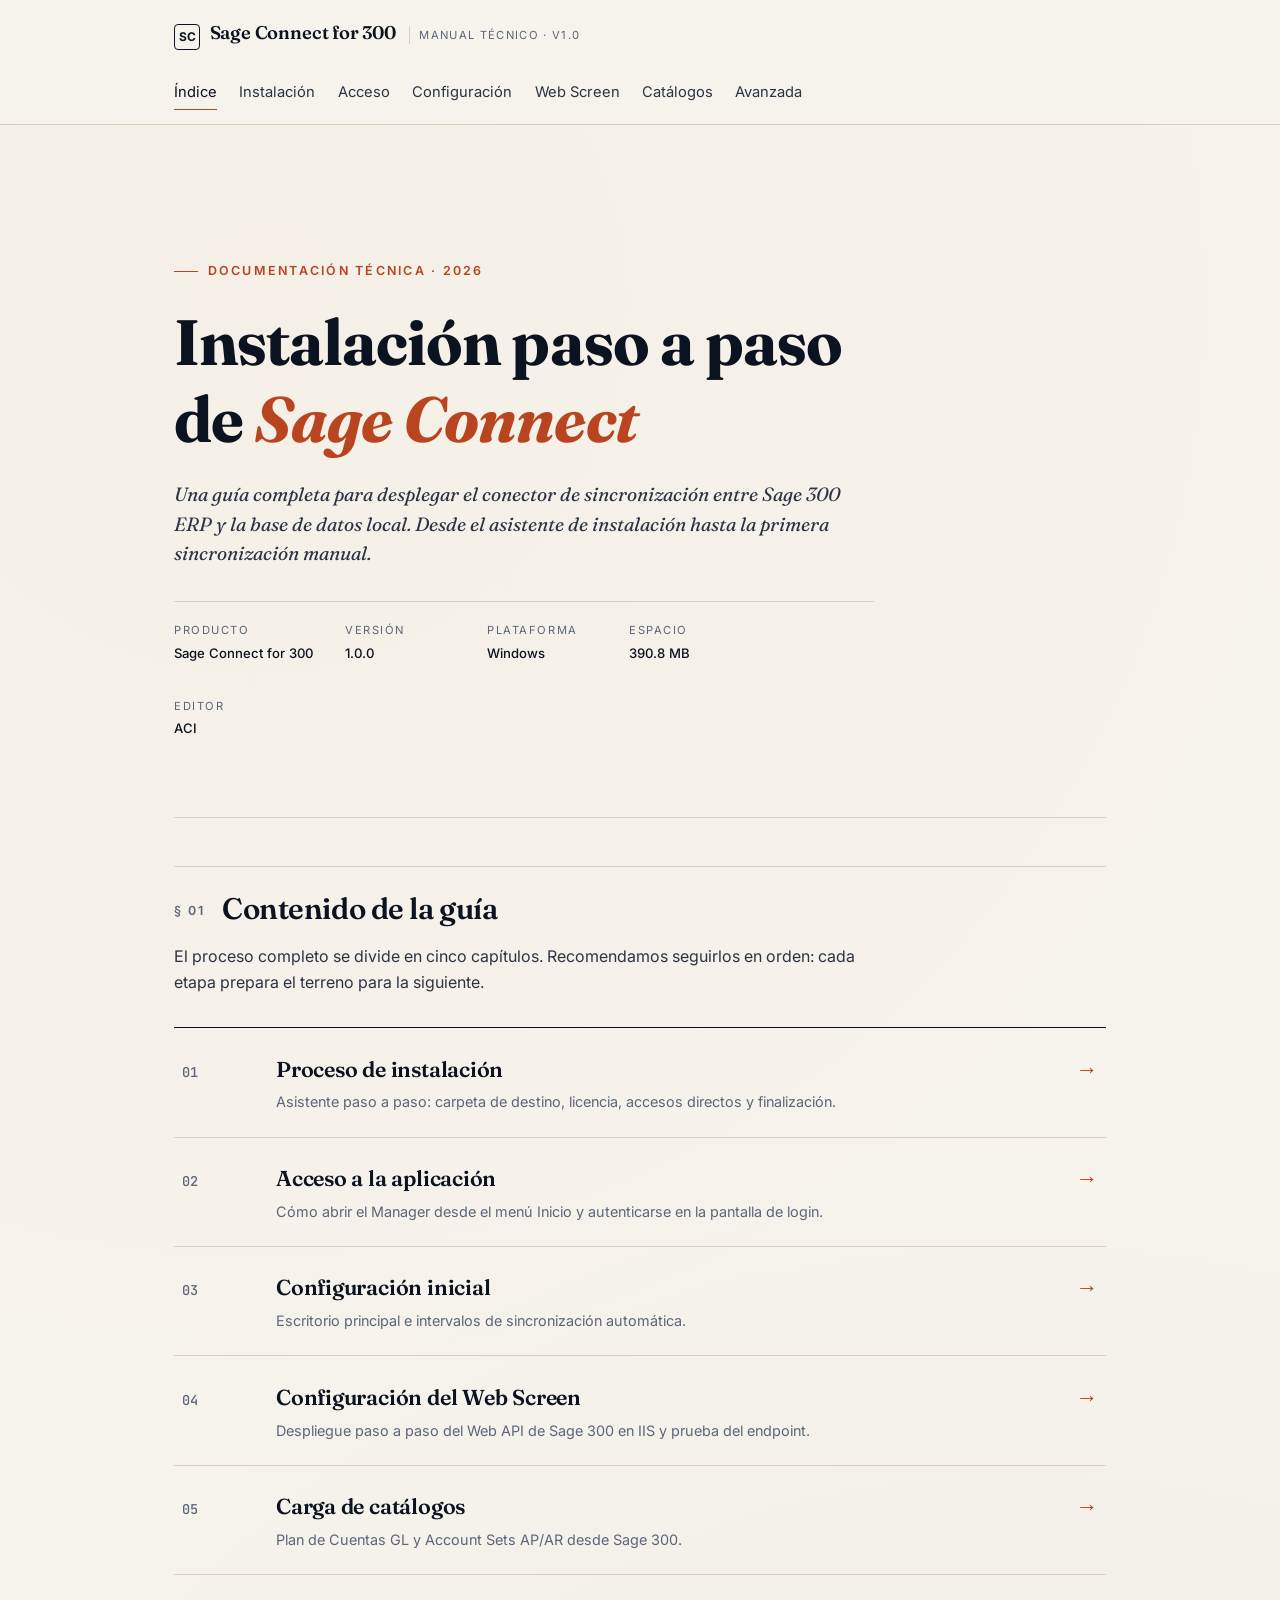
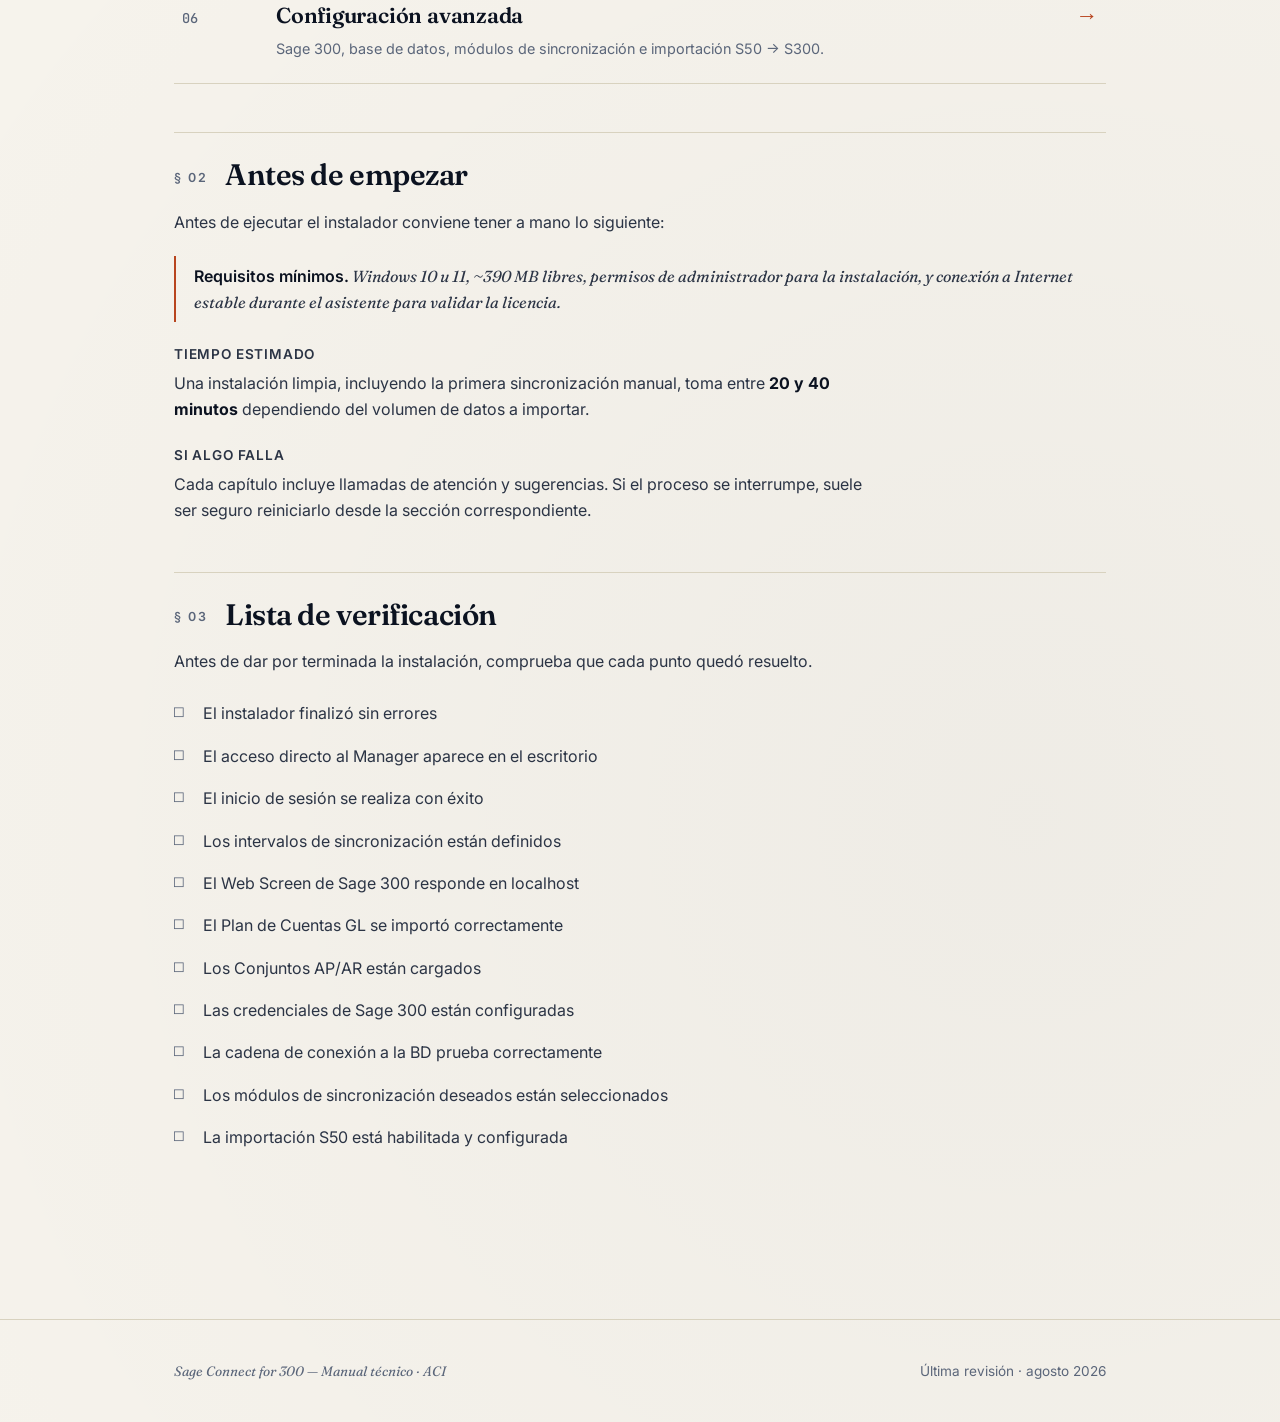
<file: index.html>
<!DOCTYPE html>
<html lang="es">
<head>
  <meta charset="UTF-8">
  <meta name="viewport" content="width=device-width, initial-scale=1.0">
  <title>Sage Connect for 300 — Manual de instalación</title>
  <meta name="description" content="Guía paso a paso para la instalación y configuración de Sage Connect for 300, el conector de sincronización entre Sage 300 ERP y la base de datos local.">
  <link rel="preconnect" href="https://fonts.googleapis.com">
  <link rel="preconnect" href="https://fonts.gstatic.com" crossorigin>
  <link rel="stylesheet" href="assets/css/style.css">
</head>
<body>

  <header class="site-header">
    <div class="container">
      <a href="index.html" class="brand">
        <span class="brand-mark">SC</span>
        <span class="brand-name">Sage Connect for 300</span>
        <span class="brand-tag">Manual técnico · v1.0</span>
      </a>
      <nav class="site-nav">
        <a href="index.html" class="active">Índice</a>
        <a href="docs/instalacion.html">Instalación</a>
        <a href="docs/acceso.html">Acceso</a>
        <a href="docs/configuracion.html">Configuración</a>
        <a href="docs/webscreen.html">Web Screen</a>
        <a href="docs/catalogos.html">Catálogos</a>
        <a href="docs/avanzada.html">Avanzada</a>
      </nav>
    </div>
  </header>

  <main>
    <div class="container">

      <section class="hero">
        <div class="eyebrow">Documentación técnica · 2026</div>
        <h1>Instalación paso a paso de <em>Sage Connect</em></h1>
        <p class="dek">
          Una guía completa para desplegar el conector de sincronización entre
          Sage 300 ERP y la base de datos local. Desde el asistente de instalación
          hasta la primera sincronización manual.
        </p>
        <dl class="meta">
          <div>
            <dt>Producto</dt>
            <dd>Sage Connect for 300</dd>
          </div>
          <div>
            <dt>Versión</dt>
            <dd>1.0.0</dd>
          </div>
          <div>
            <dt>Plataforma</dt>
            <dd>Windows</dd>
          </div>
          <div>
            <dt>Espacio</dt>
            <dd>390.8 MB</dd>
          </div>
          <div>
            <dt>Editor</dt>
            <dd>ACI</dd>
          </div>
        </dl>
      </section>

      <section style="margin-top: 3rem;">
        <h2><span class="num">§ 01</span> Contenido de la guía</h2>
        <p>
          El proceso completo se divide en cinco capítulos. Recomendamos seguirlos
          en orden: cada etapa prepara el terreno para la siguiente.
        </p>

        <ol class="index-list">

          <li>
            <a href="docs/instalacion.html">
              <span class="step-num">01</span>
              <span>
                <span class="step-title">Proceso de instalación</span>
                <span class="step-desc">Asistente paso a paso: carpeta de destino, licencia, accesos directos y finalización.</span>
              </span>
              <span class="step-arrow">→</span>
            </a>
          </li>

          <li>
            <a href="docs/acceso.html">
              <span class="step-num">02</span>
              <span>
                <span class="step-title">Acceso a la aplicación</span>
                <span class="step-desc">Cómo abrir el Manager desde el menú Inicio y autenticarse en la pantalla de login.</span>
              </span>
              <span class="step-arrow">→</span>
            </a>
          </li>

          <li>
            <a href="docs/configuracion.html">
              <span class="step-num">03</span>
              <span>
                <span class="step-title">Configuración inicial</span>
                <span class="step-desc">Escritorio principal e intervalos de sincronización automática.</span>
              </span>
              <span class="step-arrow">→</span>
            </a>
          </li>

          <li>
            <a href="docs/webscreen.html">
              <span class="step-num">04</span>
              <span>
                <span class="step-title">Configuración del Web Screen</span>
                <span class="step-desc">Despliegue paso a paso del Web API de Sage 300 en IIS y prueba del endpoint.</span>
              </span>
              <span class="step-arrow">→</span>
            </a>
          </li>

          <li>
            <a href="docs/catalogos.html">
              <span class="step-num">05</span>
              <span>
                <span class="step-title">Carga de catálogos</span>
                <span class="step-desc">Plan de Cuentas GL y Account Sets AP/AR desde Sage 300.</span>
              </span>
              <span class="step-arrow">→</span>
            </a>
          </li>

          <li>
            <a href="docs/avanzada.html">
              <span class="step-num">06</span>
              <span>
                <span class="step-title">Configuración avanzada</span>
                <span class="step-desc">Sage 300, base de datos, módulos de sincronización e importación S50 → S300.</span>
              </span>
              <span class="step-arrow">→</span>
            </a>
          </li>

        </ol>
      </section>

      <section>
        <h2><span class="num">§ 02</span> Antes de empezar</h2>
        <p>
          Antes de ejecutar el instalador conviene tener a mano lo siguiente:
        </p>

        <div class="note">
          <strong>Requisitos mínimos.</strong> Windows 10 u 11, ~390 MB libres,
          permisos de administrador para la instalación, y conexión a Internet
          estable durante el asistente para validar la licencia.
        </div>

        <h4>Tiempo estimado</h4>
        <p>
          Una instalación limpia, incluyendo la primera sincronización manual,
          toma entre <strong>20 y 40 minutos</strong> dependiendo del volumen de
          datos a importar.
        </p>

        <h4>Si algo falla</h4>
        <p>
          Cada capítulo incluye llamadas de atención y sugerencias. Si el
          proceso se interrumpe, suele ser seguro reiniciarlo desde la
          sección correspondiente.
        </p>
      </section>

      <section>
        <h2><span class="num">§ 03</span> Lista de verificación</h2>
        <p>
          Antes de dar por terminada la instalación, comprueba que cada punto
          quedó resuelto.
        </p>

        <ul class="checklist">
          <li>El instalador finalizó sin errores</li>
          <li>El acceso directo al Manager aparece en el escritorio</li>
          <li>El inicio de sesión se realiza con éxito</li>
          <li>Los intervalos de sincronización están definidos</li>
          <li>El Web Screen de Sage 300 responde en localhost</li>
          <li>El Plan de Cuentas GL se importó correctamente</li>
          <li>Los Conjuntos AP/AR están cargados</li>
          <li>Las credenciales de Sage 300 están configuradas</li>
          <li>La cadena de conexión a la BD prueba correctamente</li>
          <li>Los módulos de sincronización deseados están seleccionados</li>
          <li>La importación S50 está habilitada y configurada</li>
        </ul>
      </section>

    </div>
  </main>

  <footer class="site-footer">
    <div class="container">
      <span class="colophon">Sage Connect for 300 — Manual técnico · ACI</span>
      <span>Última revisión · agosto 2026</span>
    </div>
  </footer>

</body>
</html>
</file>
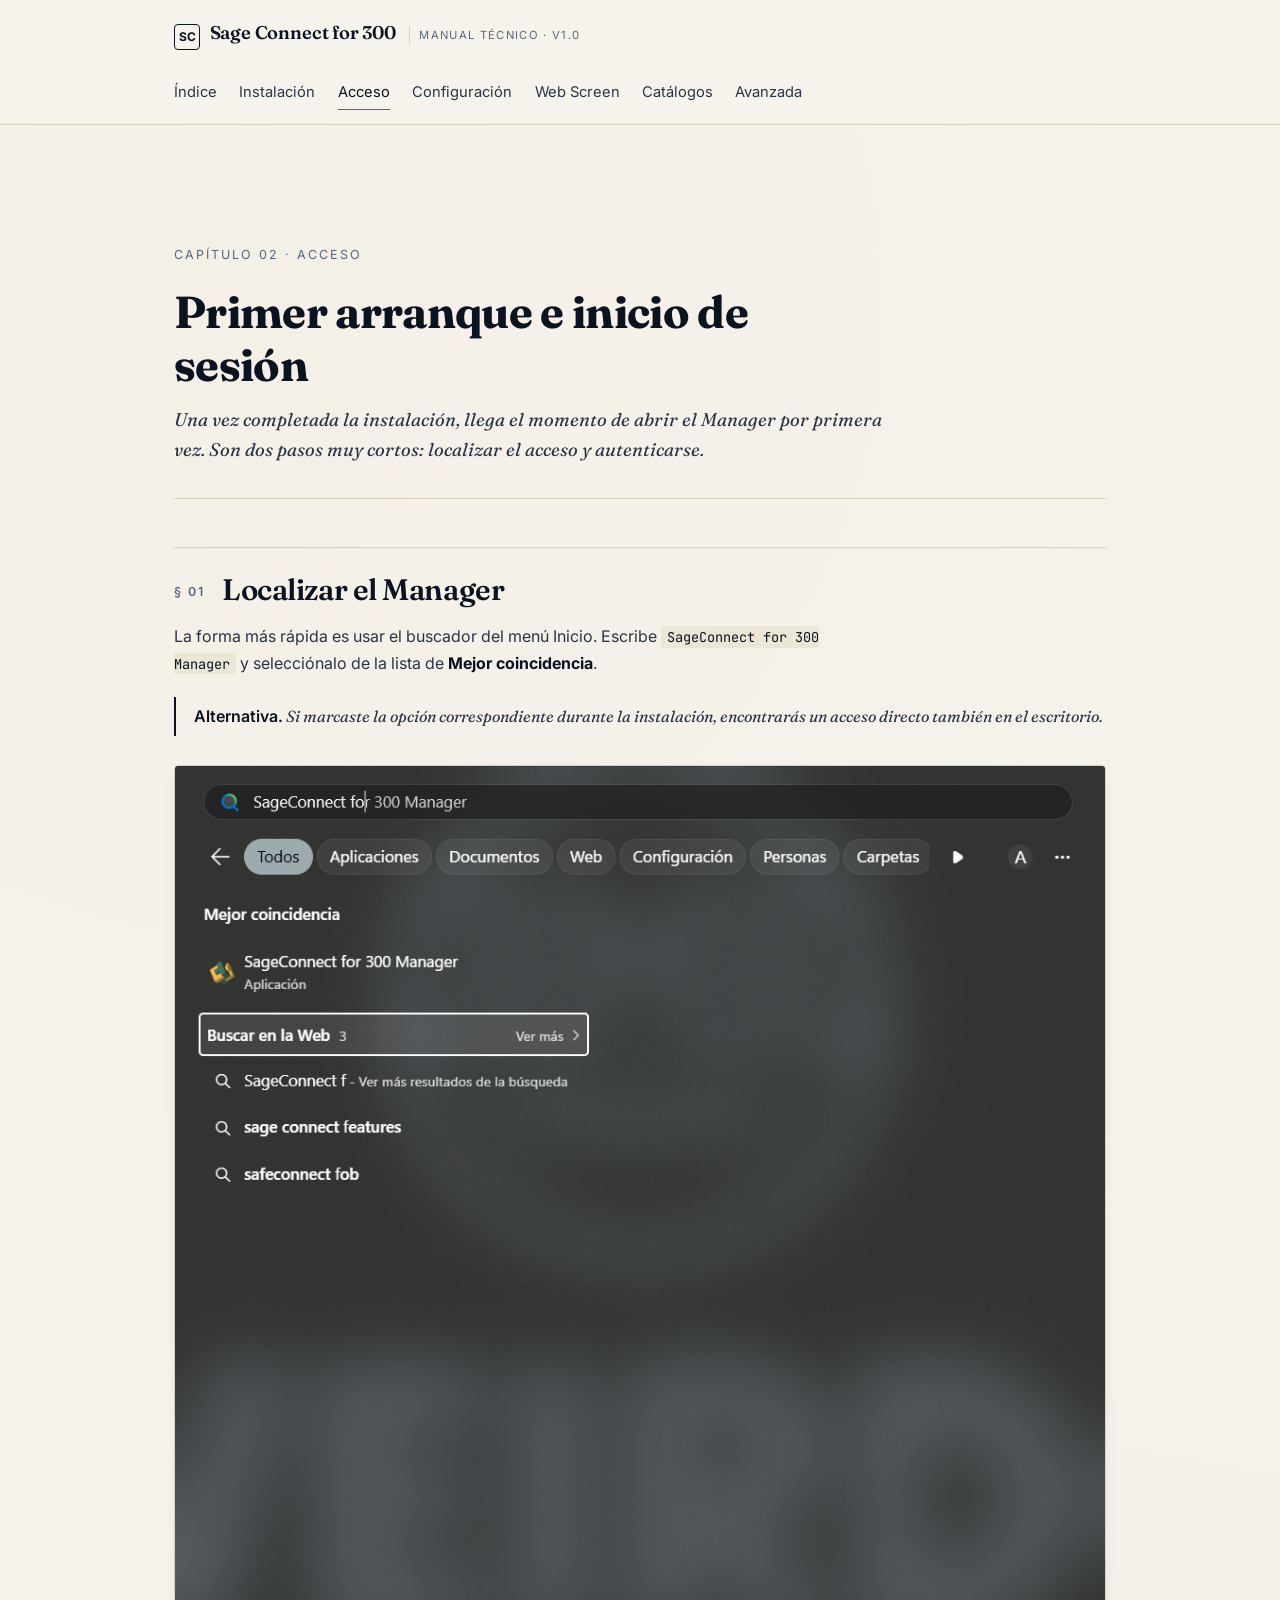
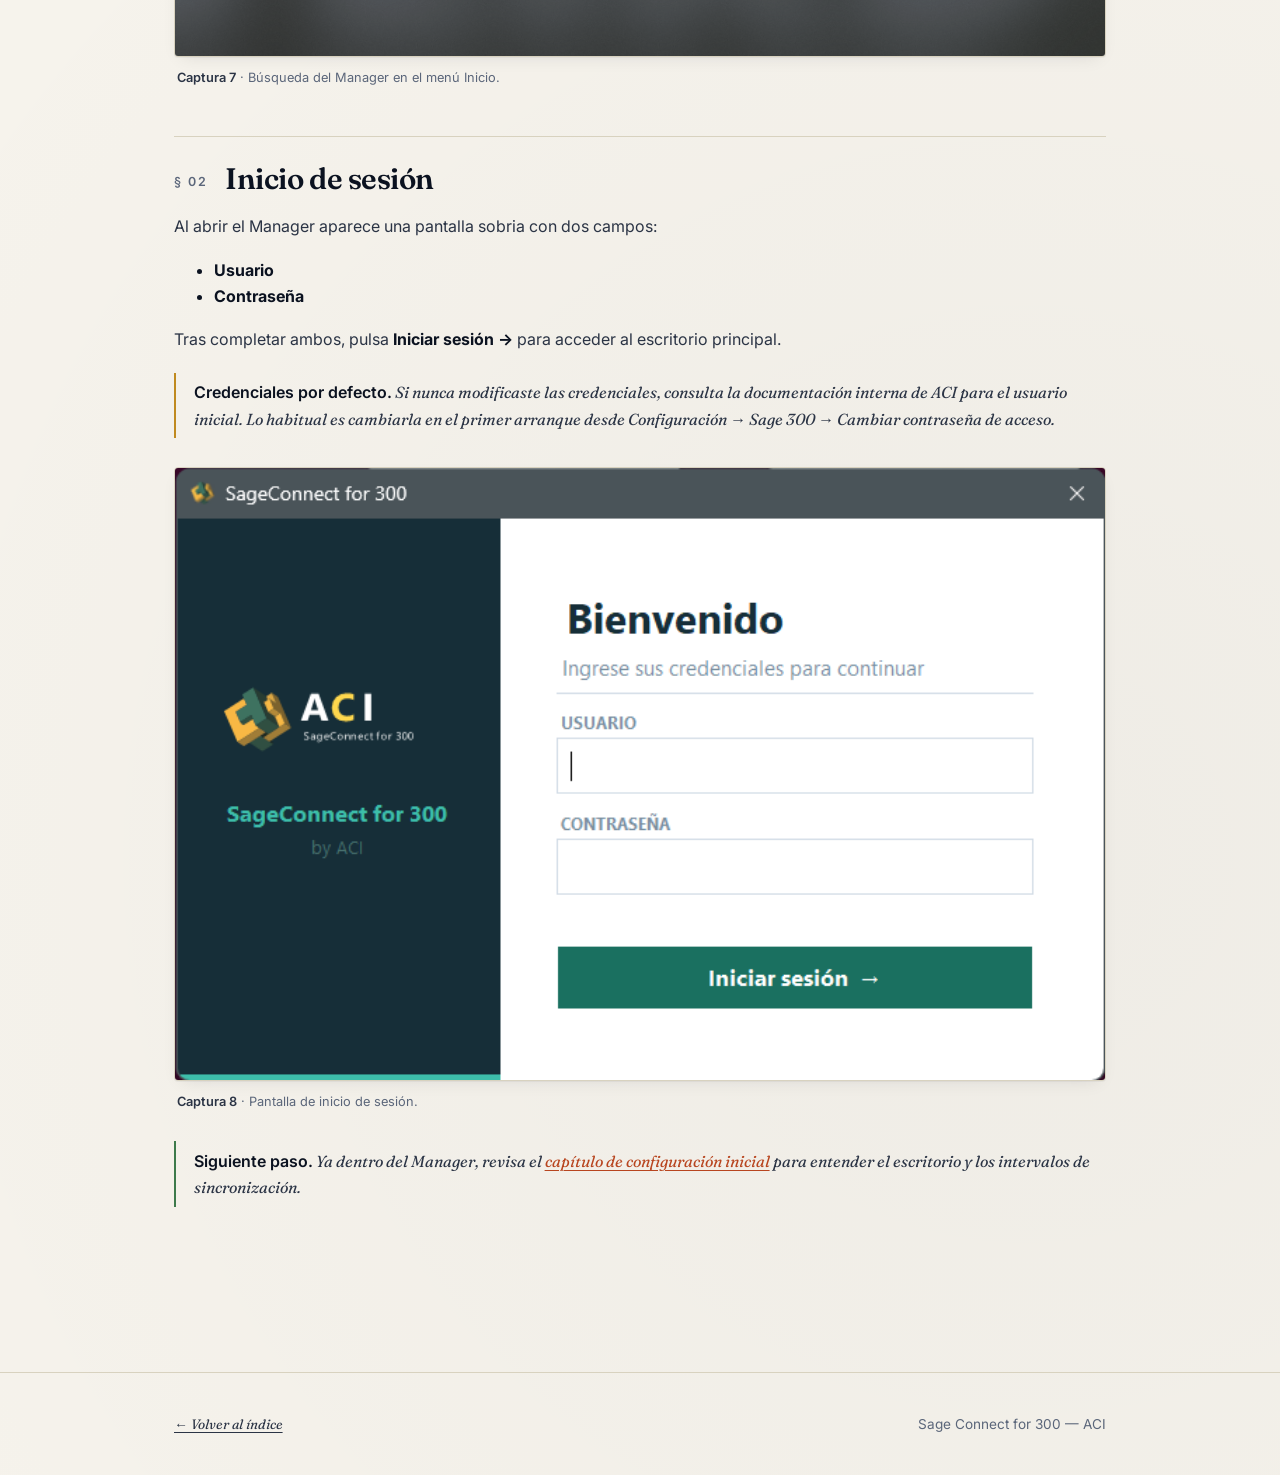
<file: docs/acceso.html>
<!DOCTYPE html>
<html lang="es">
<head>
  <meta charset="UTF-8">
  <meta name="viewport" content="width=device-width, initial-scale=1.0">
  <title>Acceso a la aplicación — Sage Connect for 300</title>
  <meta name="description" content="Cómo abrir el Manager de Sage Connect for 300 y autenticarse.">
  <link rel="preconnect" href="https://fonts.googleapis.com">
  <link rel="preconnect" href="https://fonts.gstatic.com" crossorigin>
  <link rel="stylesheet" href="../assets/css/style.css">
</head>
<body>

  <header class="site-header">
    <div class="container">
      <a href="../index.html" class="brand">
        <span class="brand-mark">SC</span>
        <span class="brand-name">Sage Connect for 300</span>
        <span class="brand-tag">Manual técnico · v1.0</span>
      </a>
      <nav class="site-nav">
        <a href="../index.html">Índice</a>
        <a href="instalacion.html">Instalación</a>
        <a href="acceso.html" class="active">Acceso</a>
        <a href="configuracion.html">Configuración</a>
        <a href="webscreen.html">Web Screen</a>
        <a href="catalogos.html">Catálogos</a>
        <a href="avanzada.html">Avanzada</a>
      </nav>
    </div>
  </header>

  <main>
    <div class="container">

      <div class="chapter-head">
        <div class="crumb">Capítulo 02 · Acceso</div>
        <h1>Primer arranque e inicio de sesión</h1>
        <p class="dek">
          Una vez completada la instalación, llega el momento de abrir el
          Manager por primera vez. Son dos pasos muy cortos: localizar el
          acceso y autenticarse.
        </p>
      </div>

      <h2><span class="num">§ 01</span> Localizar el Manager</h2>
      <p>
        La forma más rápida es usar el buscador del menú Inicio. Escribe
        <code>SageConnect for 300 Manager</code> y selecciónalo de la lista
        de <strong>Mejor coincidencia</strong>.
      </p>

      <div class="note info">
        <strong>Alternativa.</strong> Si marcaste la opción correspondiente
        durante la instalación, encontrarás un acceso directo también en el
        escritorio.
      </div>

      <figure>
        <img src="../assets/images/007.png" alt="Búsqueda de SageConnect for 300 Manager">
        <figcaption><strong>Captura 7</strong> · Búsqueda del Manager en el menú Inicio.</figcaption>
      </figure>

      <h2><span class="num">§ 02</span> Inicio de sesión</h2>
      <p>
        Al abrir el Manager aparece una pantalla sobria con dos campos:
      </p>
      <ul>
        <li><strong>Usuario</strong></li>
        <li><strong>Contraseña</strong></li>
      </ul>
      <p>
        Tras completar ambos, pulsa <strong>Iniciar sesión →</strong> para
        acceder al escritorio principal.
      </p>

      <div class="note warn">
        <strong>Credenciales por defecto.</strong> Si nunca modificaste las
        credenciales, consulta la documentación interna de ACI para el usuario
        inicial. Lo habitual es cambiarla en el primer arranque desde
        Configuración → Sage 300 → Cambiar contraseña de acceso.
      </div>

      <figure>
        <img src="../assets/images/008.png" alt="Pantalla de inicio de sesión">
        <figcaption><strong>Captura 8</strong> · Pantalla de inicio de sesión.</figcaption>
      </figure>

      <div class="note tip">
        <strong>Siguiente paso.</strong> Ya dentro del Manager, revisa el
        <a href="configuracion.html">capítulo de configuración inicial</a>
        para entender el escritorio y los intervalos de sincronización.
      </div>

    </div>
  </main>

  <footer class="site-footer">
    <div class="container">
      <a href="../index.html" class="colophon">← Volver al índice</a>
      <span>Sage Connect for 300 — ACI</span>
    </div>
  </footer>

</body>
</html>
</file>
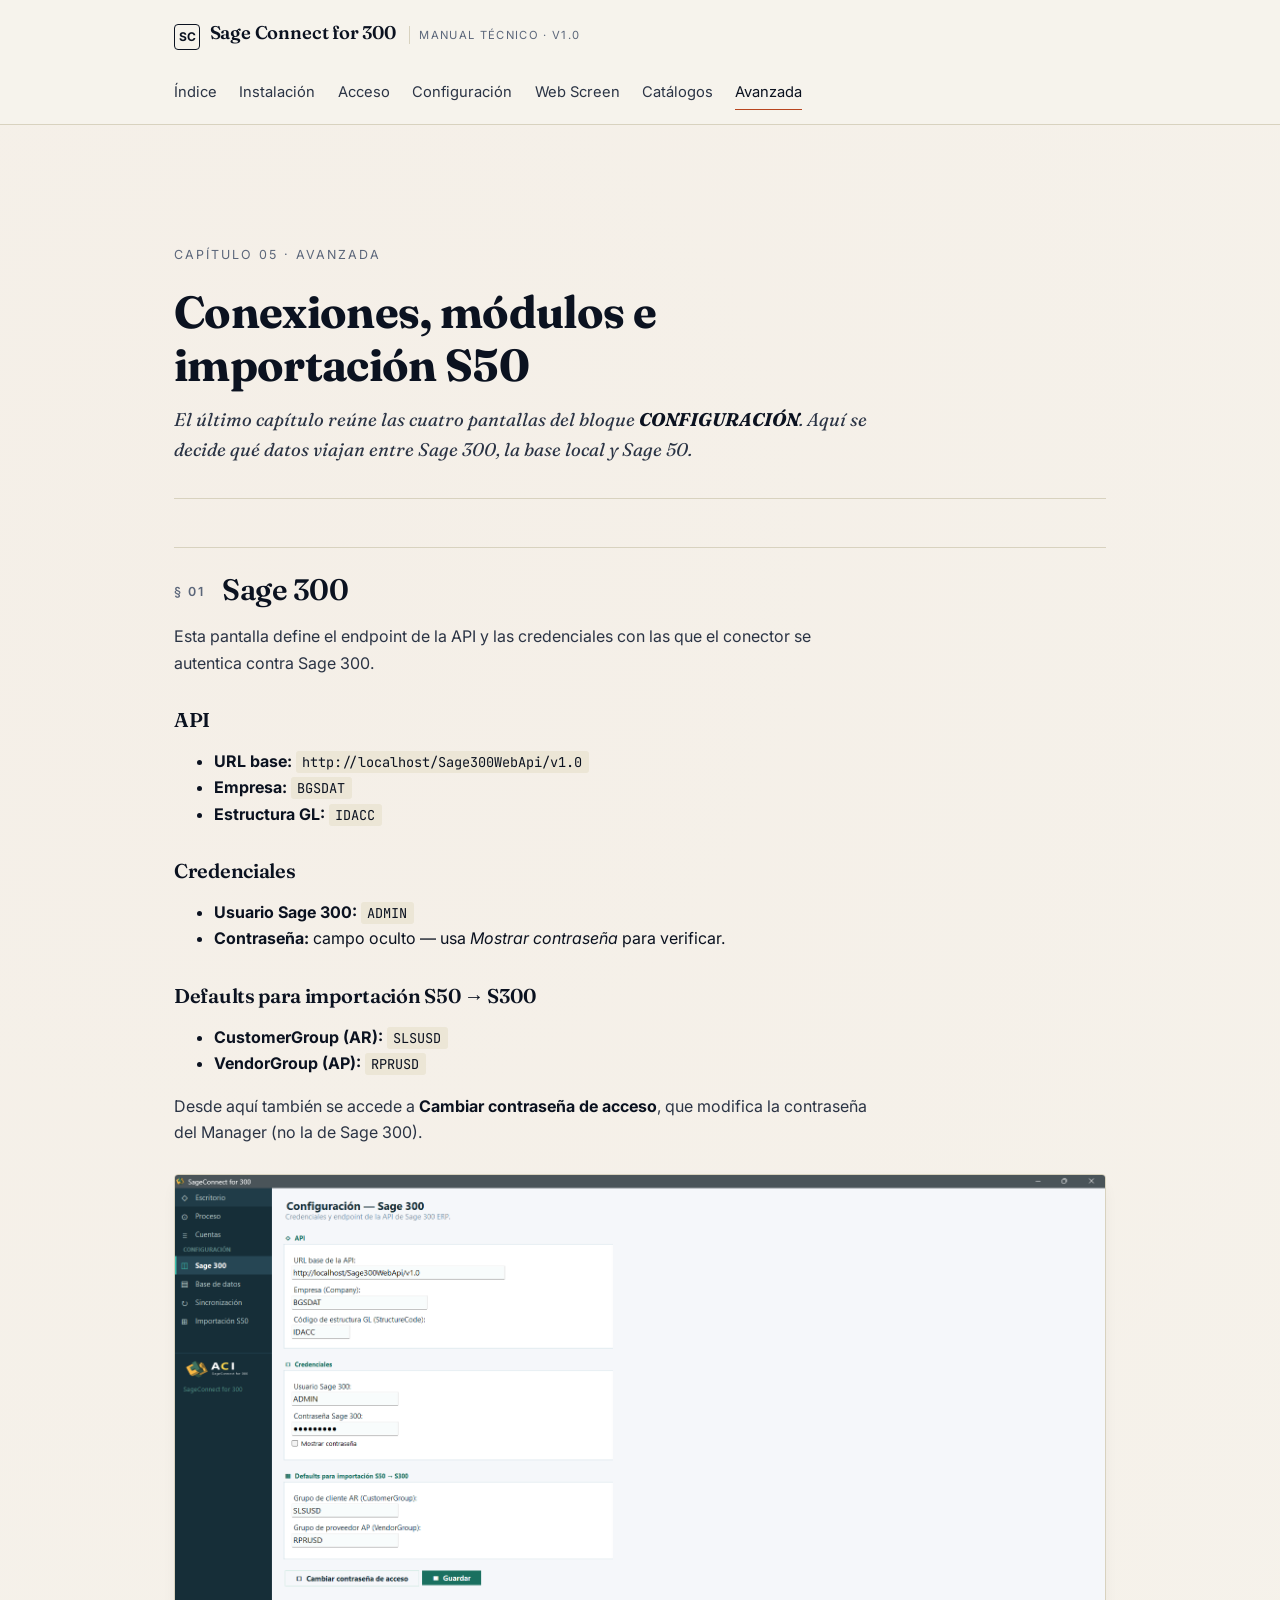
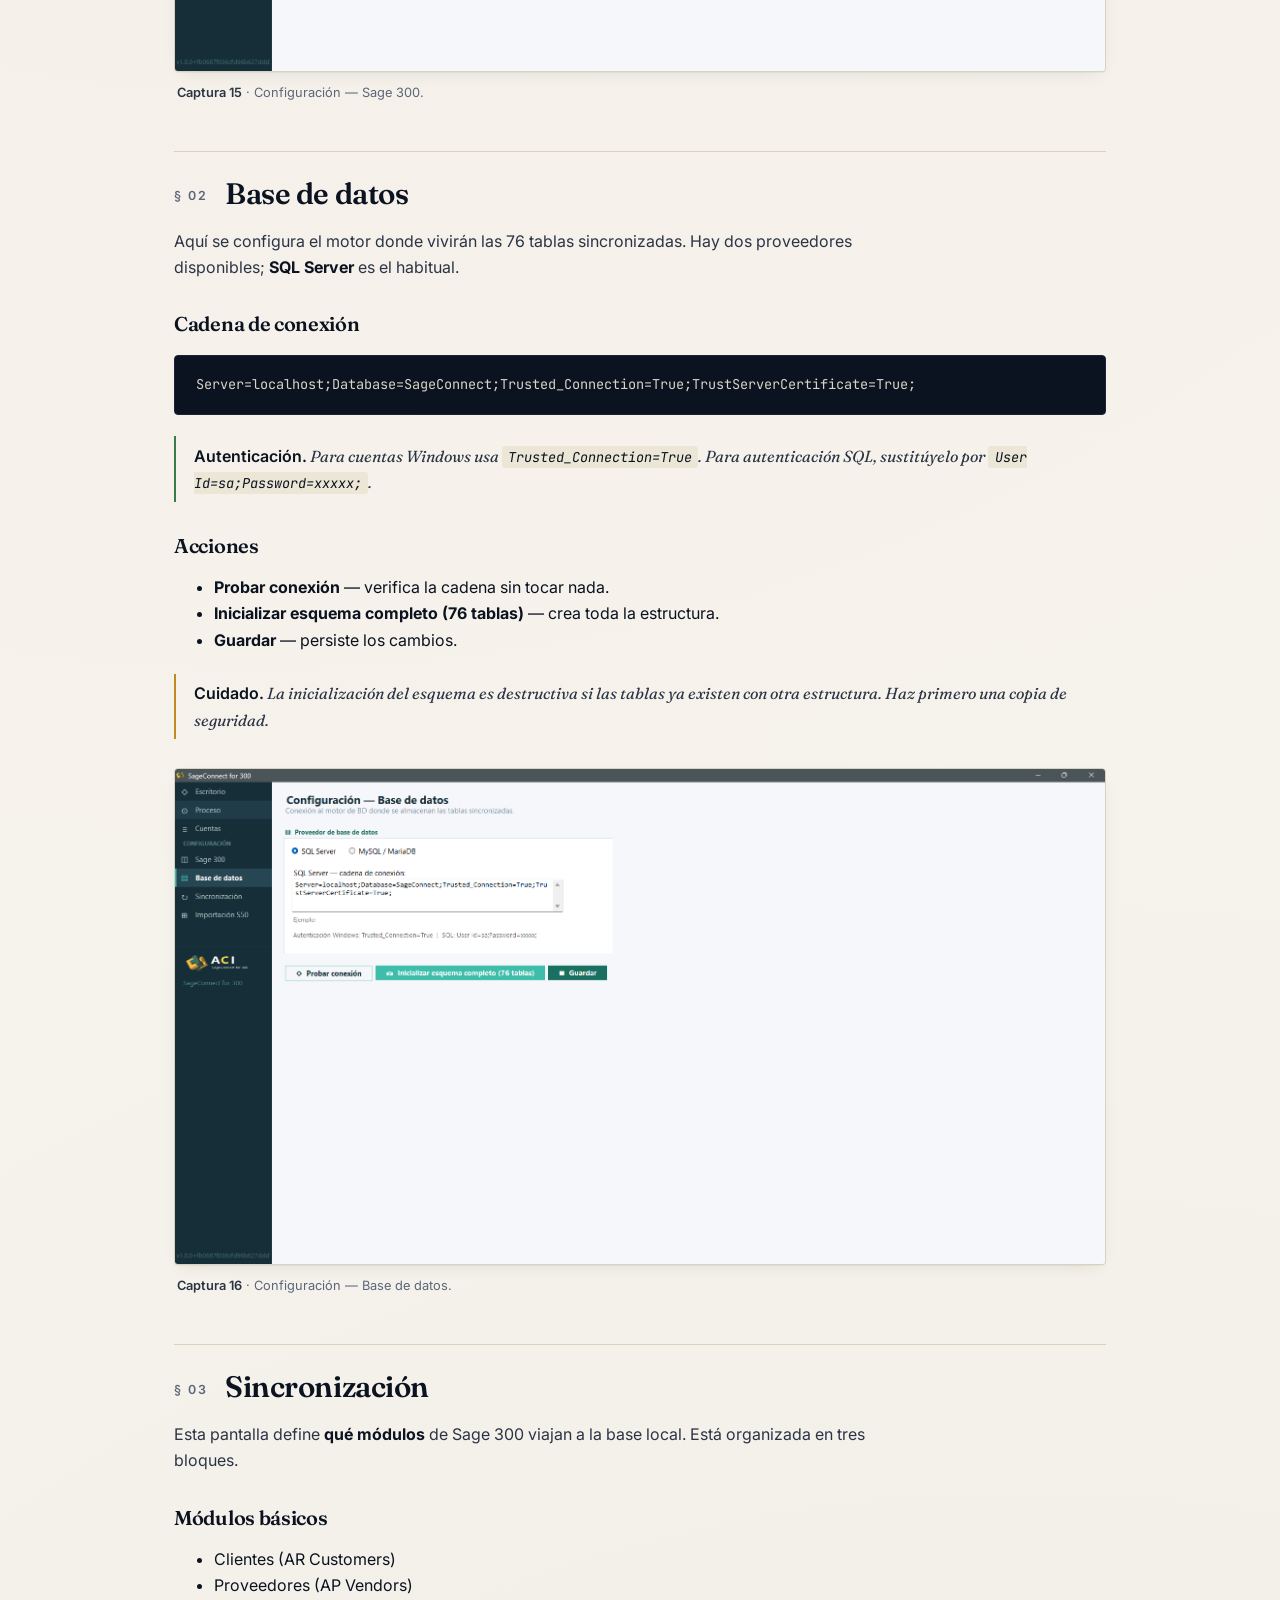
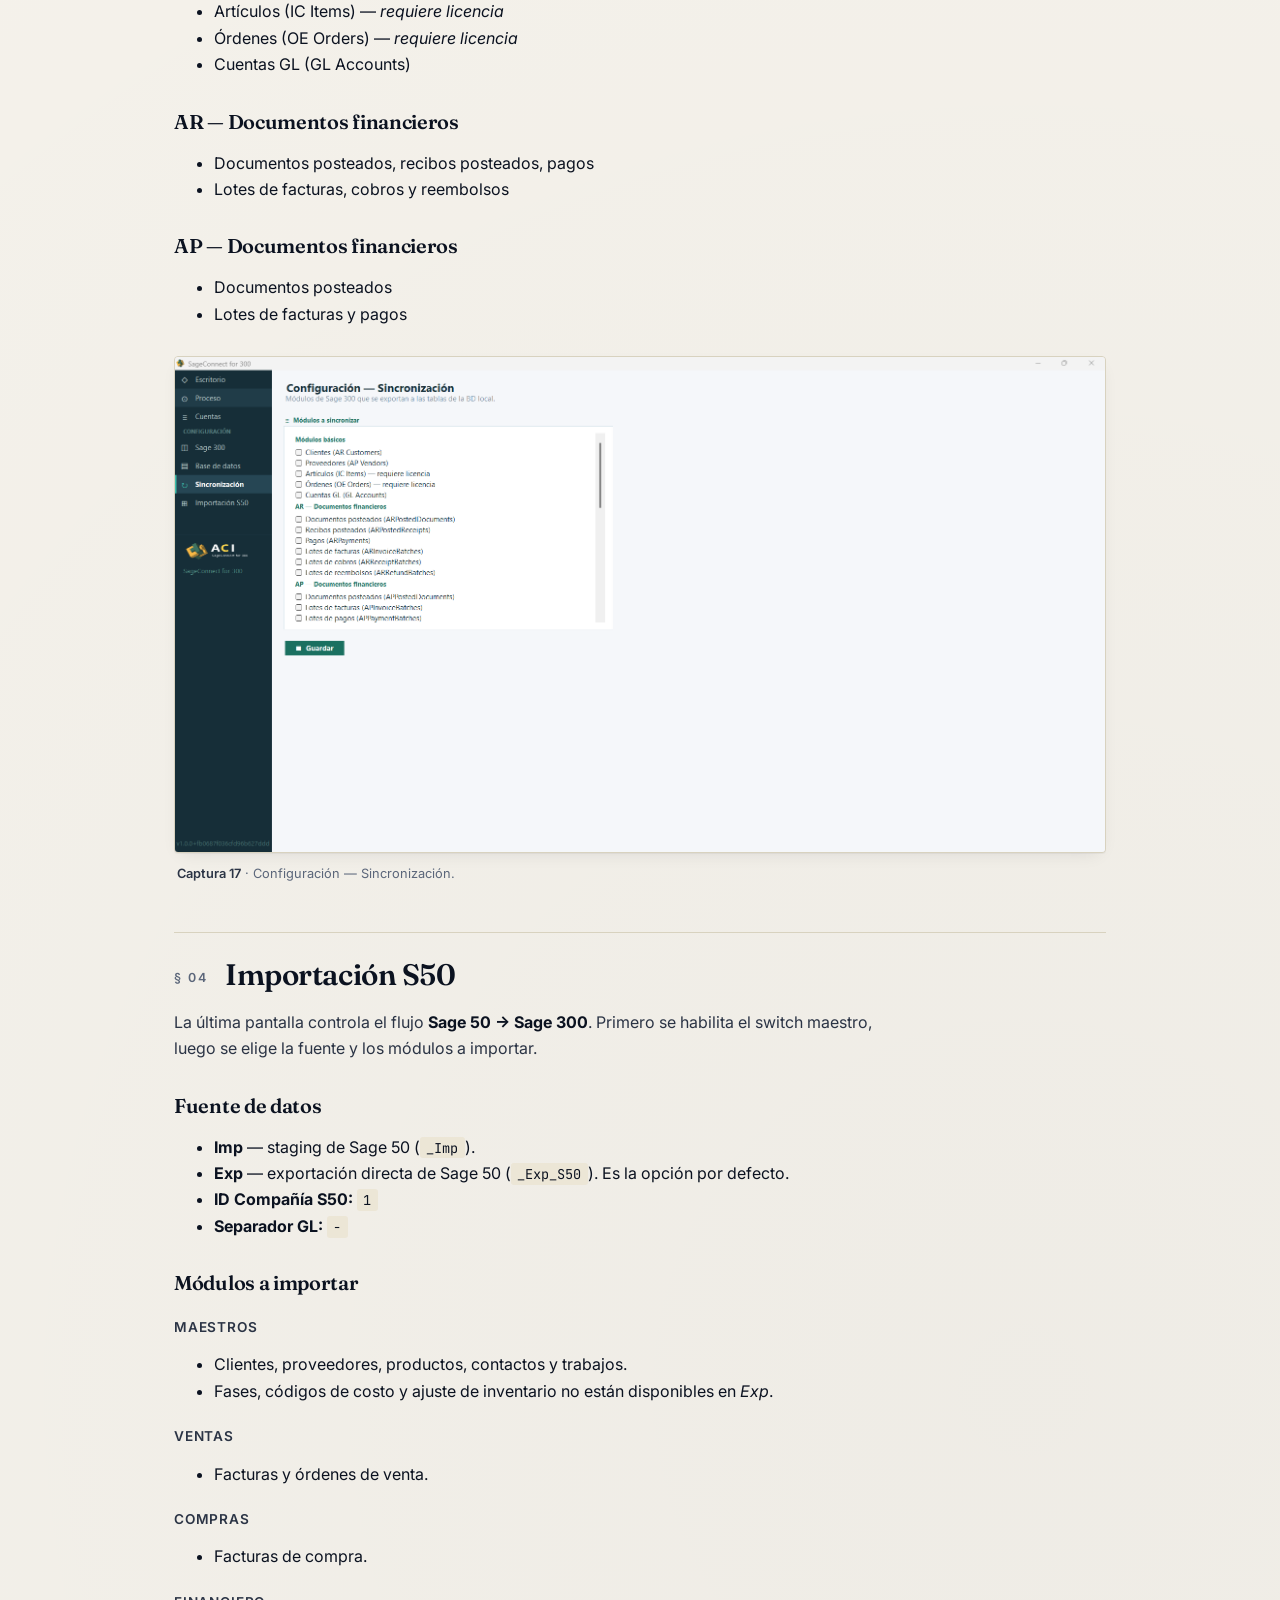
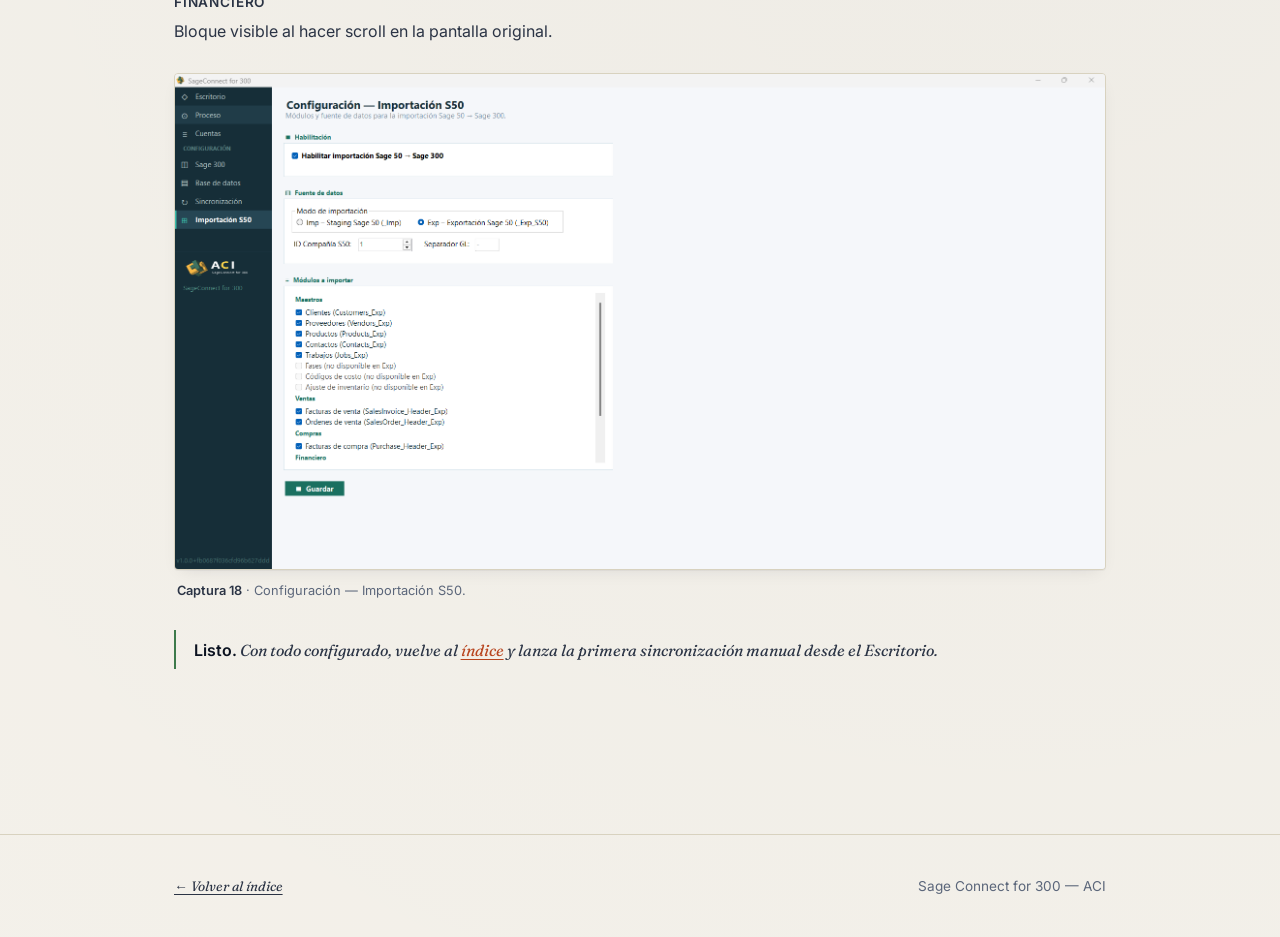
<file: docs/avanzada.html>
<!DOCTYPE html>
<html lang="es">
<head>
  <meta charset="UTF-8">
  <meta name="viewport" content="width=device-width, initial-scale=1.0">
  <title>Configuración avanzada — Sage Connect for 300</title>
  <meta name="description" content="Configuración de Sage 300, base de datos, sincronización e importación S50.">
  <link rel="preconnect" href="https://fonts.googleapis.com">
  <link rel="preconnect" href="https://fonts.gstatic.com" crossorigin>
  <link rel="stylesheet" href="../assets/css/style.css">
</head>
<body>

  <header class="site-header">
    <div class="container">
      <a href="../index.html" class="brand">
        <span class="brand-mark">SC</span>
        <span class="brand-name">Sage Connect for 300</span>
        <span class="brand-tag">Manual técnico · v1.0</span>
      </a>
      <nav class="site-nav">
        <a href="../index.html">Índice</a>
        <a href="instalacion.html">Instalación</a>
        <a href="acceso.html">Acceso</a>
        <a href="configuracion.html">Configuración</a>
        <a href="webscreen.html">Web Screen</a>
        <a href="catalogos.html">Catálogos</a>
        <a href="avanzada.html" class="active">Avanzada</a>
      </nav>
    </div>
  </header>

  <main>
    <div class="container">

      <div class="chapter-head">
        <div class="crumb">Capítulo 05 · Avanzada</div>
        <h1>Conexiones, módulos e importación S50</h1>
        <p class="dek">
          El último capítulo reúne las cuatro pantallas del bloque
          <strong>CONFIGURACIÓN</strong>. Aquí se decide qué datos viajan
          entre Sage 300, la base local y Sage 50.
        </p>
      </div>

      <h2><span class="num">§ 01</span> Sage 300</h2>
      <p>
        Esta pantalla define el endpoint de la API y las credenciales con
        las que el conector se autentica contra Sage 300.
      </p>

      <h3>API</h3>
      <ul>
        <li><strong>URL base:</strong> <code>http://localhost/Sage300WebApi/v1.0</code></li>
        <li><strong>Empresa:</strong> <code>BGSDAT</code></li>
        <li><strong>Estructura GL:</strong> <code>IDACC</code></li>
      </ul>

      <h3>Credenciales</h3>
      <ul>
        <li><strong>Usuario Sage 300:</strong> <code>ADMIN</code></li>
        <li><strong>Contraseña:</strong> campo oculto — usa <em>Mostrar contraseña</em> para verificar.</li>
      </ul>

      <h3>Defaults para importación S50 → S300</h3>
      <ul>
        <li><strong>CustomerGroup (AR):</strong> <code>SLSUSD</code></li>
        <li><strong>VendorGroup (AP):</strong> <code>RPRUSD</code></li>
      </ul>

      <p>
        Desde aquí también se accede a <strong>Cambiar contraseña de
        acceso</strong>, que modifica la contraseña del Manager (no la de
        Sage 300).
      </p>

      <figure>
        <img src="../assets/images/015.png" alt="Configuración - Sage 300">
        <figcaption><strong>Captura 15</strong> · Configuración — Sage 300.</figcaption>
      </figure>

      <h2><span class="num">§ 02</span> Base de datos</h2>
      <p>
        Aquí se configura el motor donde vivirán las 76 tablas sincronizadas.
        Hay dos proveedores disponibles; <strong>SQL Server</strong> es el
        habitual.
      </p>

      <h3>Cadena de conexión</h3>
      <pre><code>Server=localhost;Database=SageConnect;Trusted_Connection=True;TrustServerCertificate=True;</code></pre>

      <div class="note tip">
        <strong>Autenticación.</strong> Para cuentas Windows usa
        <code>Trusted_Connection=True</code>. Para autenticación SQL,
        sustitúyelo por <code>User Id=sa;Password=xxxxx;</code>.
      </div>

      <h3>Acciones</h3>
      <ul>
        <li><strong>Probar conexión</strong> — verifica la cadena sin tocar nada.</li>
        <li><strong>Inicializar esquema completo (76 tablas)</strong> — crea toda la estructura.</li>
        <li><strong>Guardar</strong> — persiste los cambios.</li>
      </ul>

      <div class="note warn">
        <strong>Cuidado.</strong> La inicialización del esquema es
        destructiva si las tablas ya existen con otra estructura. Haz
        primero una copia de seguridad.
      </div>

      <figure>
        <img src="../assets/images/016.png" alt="Configuración - Base de datos">
        <figcaption><strong>Captura 16</strong> · Configuración — Base de datos.</figcaption>
      </figure>

      <h2><span class="num">§ 03</span> Sincronización</h2>
      <p>
        Esta pantalla define <strong>qué módulos</strong> de Sage 300 viajan
        a la base local. Está organizada en tres bloques.
      </p>

      <h3>Módulos básicos</h3>
      <ul>
        <li>Clientes (AR Customers)</li>
        <li>Proveedores (AP Vendors)</li>
        <li>Artículos (IC Items) — <em>requiere licencia</em></li>
        <li>Órdenes (OE Orders) — <em>requiere licencia</em></li>
        <li>Cuentas GL (GL Accounts)</li>
      </ul>

      <h3>AR — Documentos financieros</h3>
      <ul>
        <li>Documentos posteados, recibos posteados, pagos</li>
        <li>Lotes de facturas, cobros y reembolsos</li>
      </ul>

      <h3>AP — Documentos financieros</h3>
      <ul>
        <li>Documentos posteados</li>
        <li>Lotes de facturas y pagos</li>
      </ul>

      <figure>
        <img src="../assets/images/017.png" alt="Configuración - Sincronización">
        <figcaption><strong>Captura 17</strong> · Configuración — Sincronización.</figcaption>
      </figure>

      <h2><span class="num">§ 04</span> Importación S50</h2>
      <p>
        La última pantalla controla el flujo <strong>Sage 50 → Sage 300</strong>.
        Primero se habilita el switch maestro, luego se elige la fuente y los
        módulos a importar.
      </p>

      <h3>Fuente de datos</h3>
      <ul>
        <li><strong>Imp</strong> — staging de Sage 50 (<code>_Imp</code>).</li>
        <li><strong>Exp</strong> — exportación directa de Sage 50 (<code>_Exp_S50</code>). Es la opción por defecto.</li>
        <li><strong>ID Compañía S50:</strong> <code>1</code></li>
        <li><strong>Separador GL:</strong> <code>-</code></li>
      </ul>

      <h3>Módulos a importar</h3>

      <h4>Maestros</h4>
      <ul>
        <li>Clientes, proveedores, productos, contactos y trabajos.</li>
        <li>Fases, códigos de costo y ajuste de inventario no están disponibles en <em>Exp</em>.</li>
      </ul>

      <h4>Ventas</h4>
      <ul>
        <li>Facturas y órdenes de venta.</li>
      </ul>

      <h4>Compras</h4>
      <ul>
        <li>Facturas de compra.</li>
      </ul>

      <h4>Financiero</h4>
      <p>
        Bloque visible al hacer scroll en la pantalla original.
      </p>

      <figure>
        <img src="../assets/images/018.png" alt="Configuración - Importación S50">
        <figcaption><strong>Captura 18</strong> · Configuración — Importación S50.</figcaption>
      </figure>

      <div class="note tip">
        <strong>Listo.</strong> Con todo configurado, vuelve al
        <a href="../index.html">índice</a> y lanza la primera sincronización
        manual desde el Escritorio.
      </div>

    </div>
  </main>

  <footer class="site-footer">
    <div class="container">
      <a href="../index.html" class="colophon">← Volver al índice</a>
      <span>Sage Connect for 300 — ACI</span>
    </div>
  </footer>

</body>
</html>
</file>
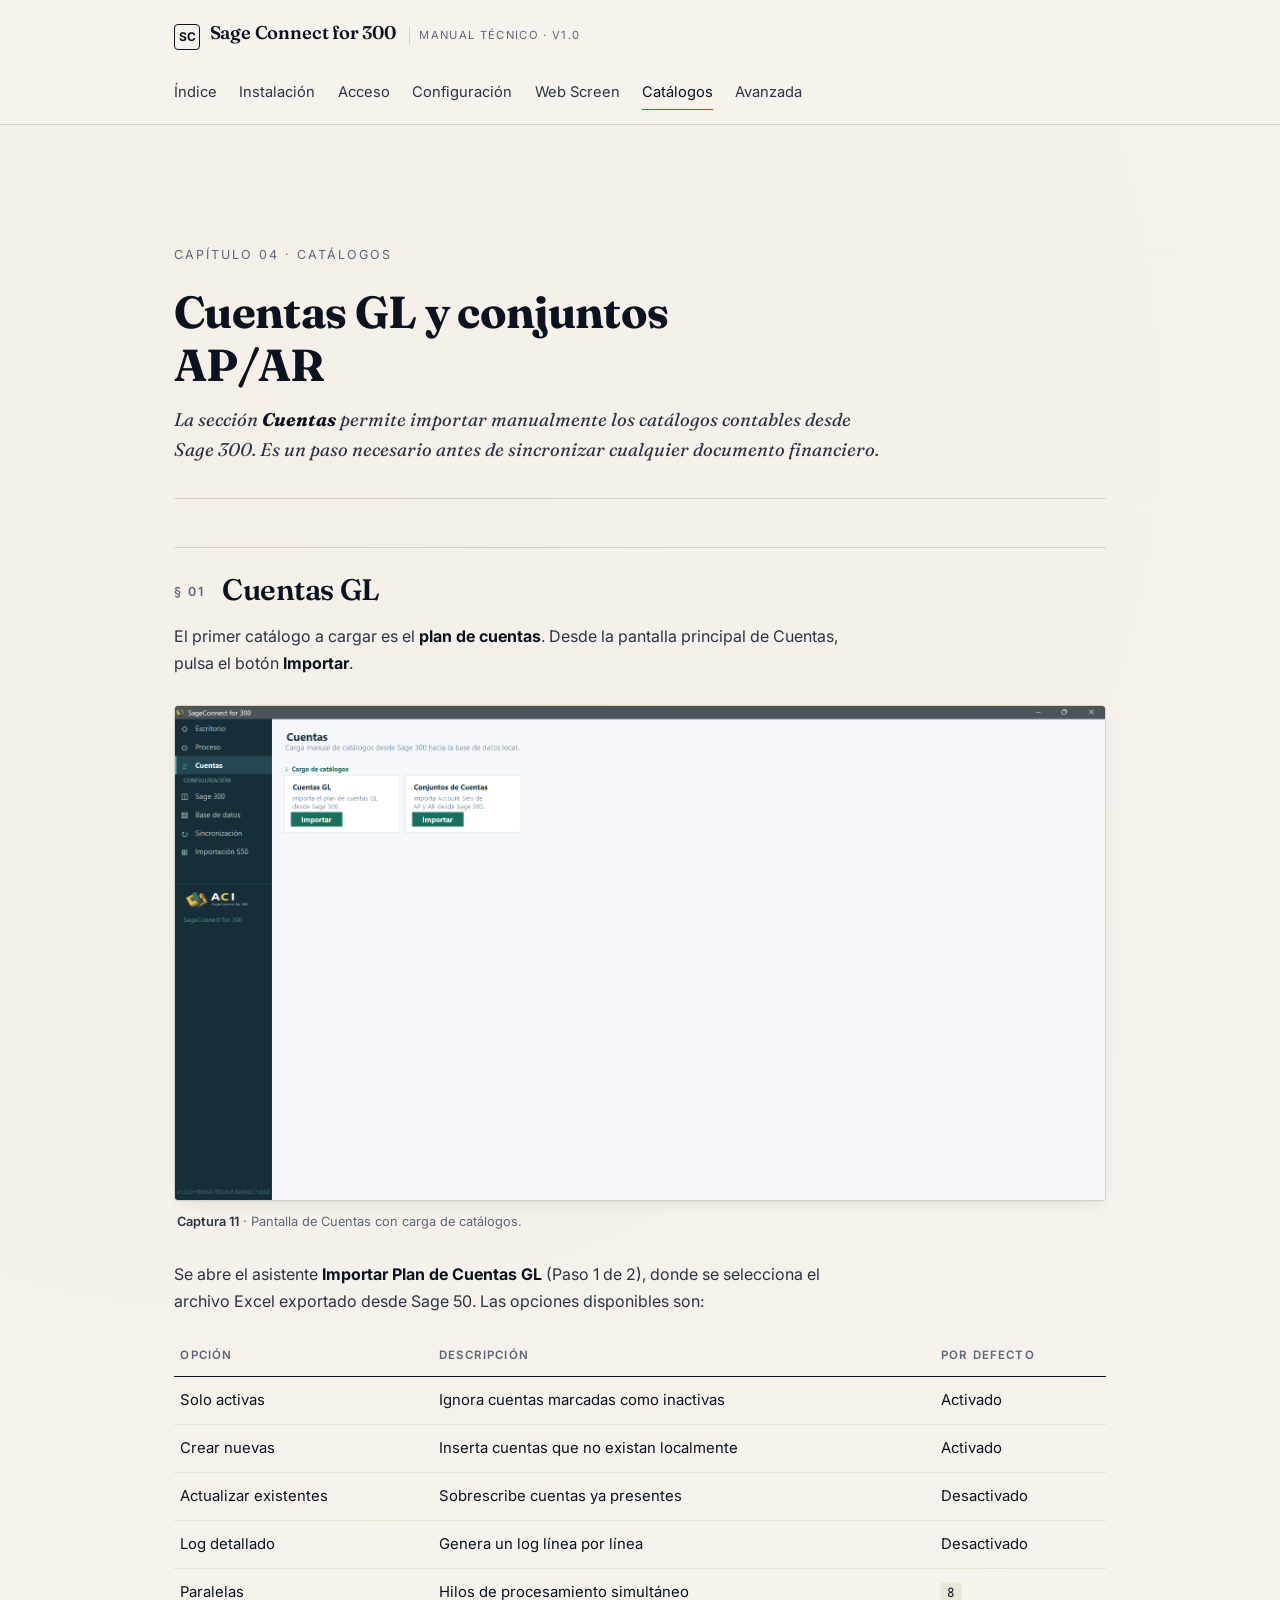
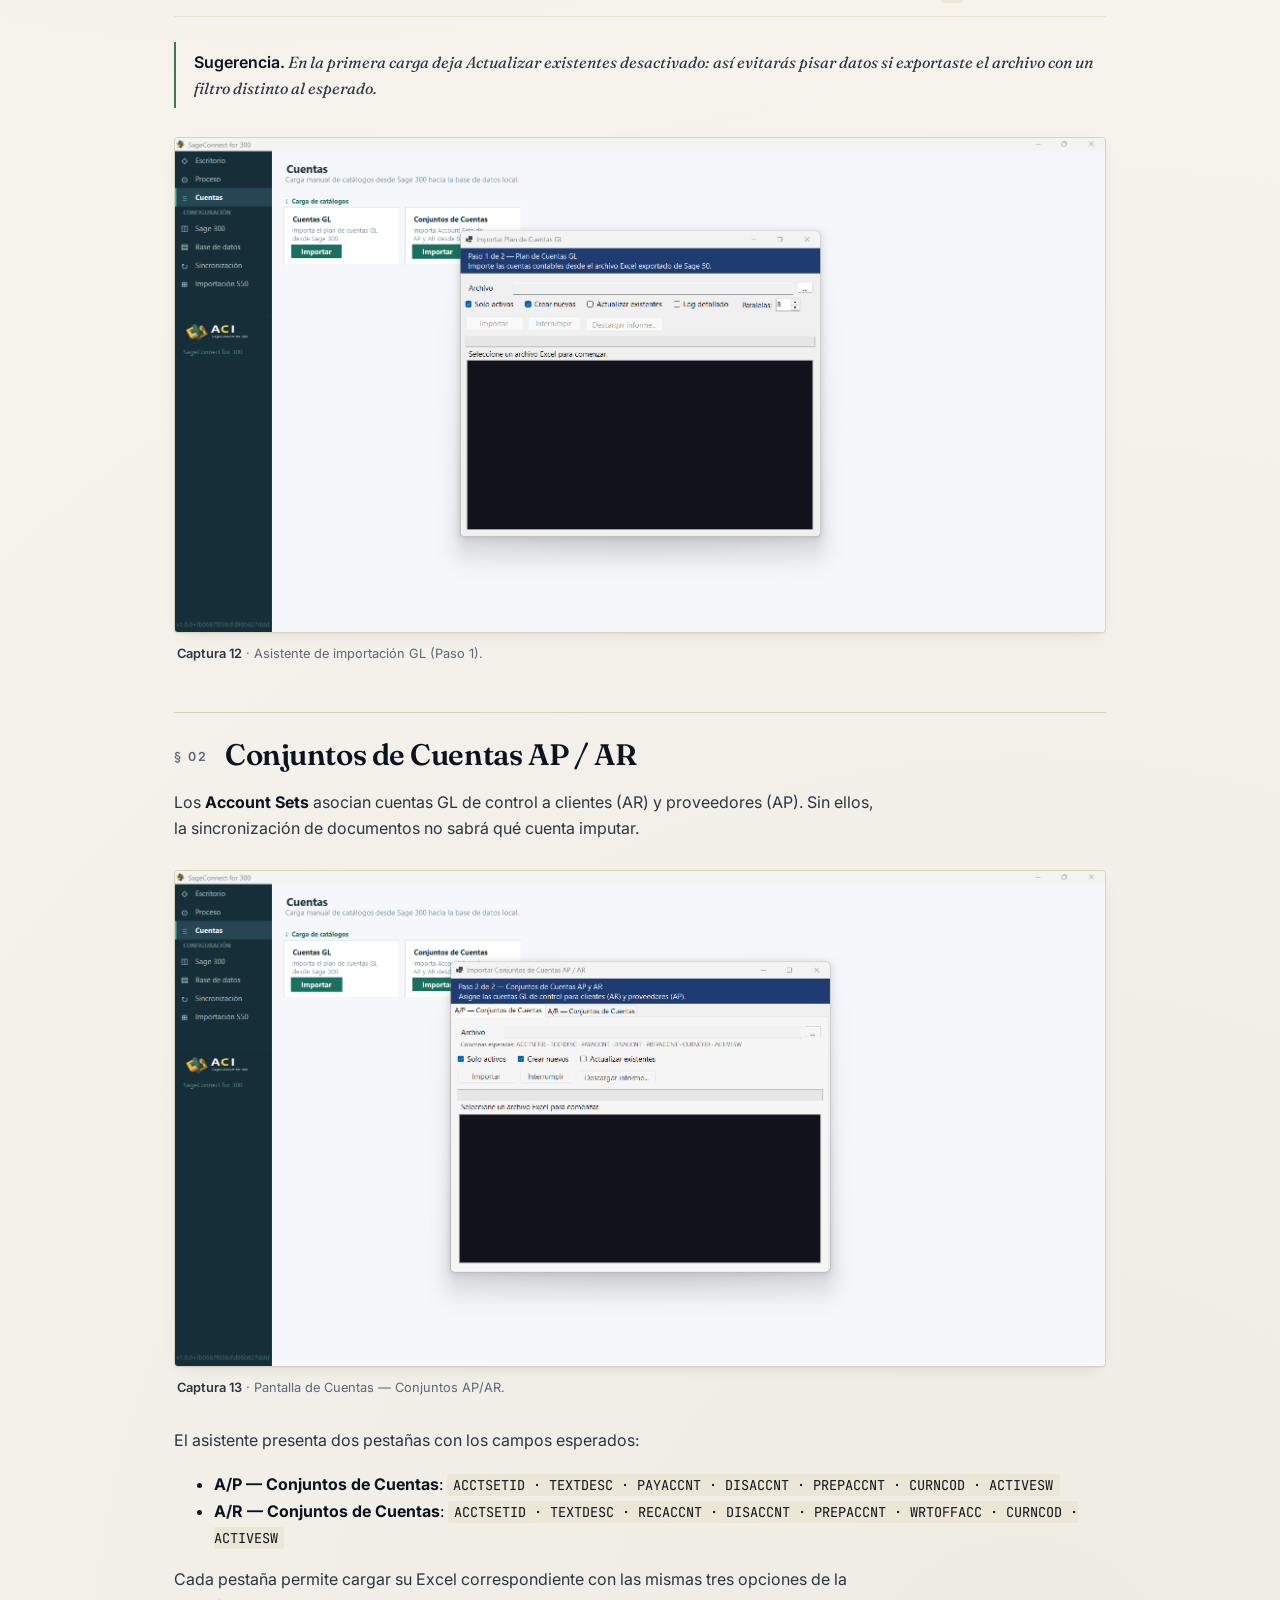
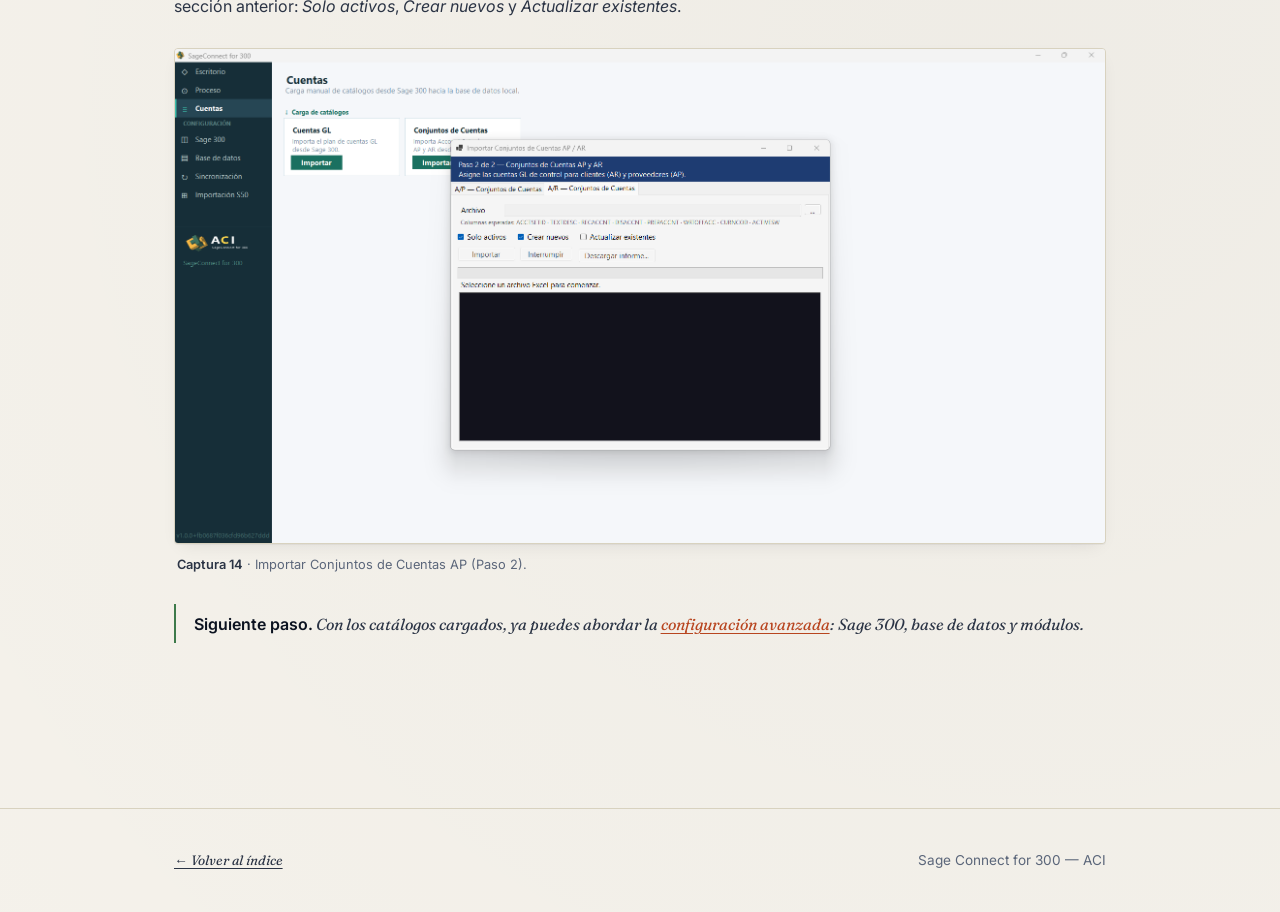
<file: docs/catalogos.html>
<!DOCTYPE html>
<html lang="es">
<head>
  <meta charset="UTF-8">
  <meta name="viewport" content="width=device-width, initial-scale=1.0">
  <title>Carga de catálogos — Sage Connect for 300</title>
  <meta name="description" content="Importación del Plan de Cuentas GL y Account Sets AP/AR desde Sage 300.">
  <link rel="preconnect" href="https://fonts.googleapis.com">
  <link rel="preconnect" href="https://fonts.gstatic.com" crossorigin>
  <link rel="stylesheet" href="../assets/css/style.css">
</head>
<body>

  <header class="site-header">
    <div class="container">
      <a href="../index.html" class="brand">
        <span class="brand-mark">SC</span>
        <span class="brand-name">Sage Connect for 300</span>
        <span class="brand-tag">Manual técnico · v1.0</span>
      </a>
      <nav class="site-nav">
        <a href="../index.html">Índice</a>
        <a href="instalacion.html">Instalación</a>
        <a href="acceso.html">Acceso</a>
        <a href="configuracion.html">Configuración</a>
        <a href="webscreen.html">Web Screen</a>
        <a href="catalogos.html" class="active">Catálogos</a>
        <a href="avanzada.html">Avanzada</a>
      </nav>
    </div>
  </header>

  <main>
    <div class="container">

      <div class="chapter-head">
        <div class="crumb">Capítulo 04 · Catálogos</div>
        <h1>Cuentas GL y conjuntos AP/AR</h1>
        <p class="dek">
          La sección <strong>Cuentas</strong> permite importar manualmente los
          catálogos contables desde Sage 300. Es un paso necesario antes de
          sincronizar cualquier documento financiero.
        </p>
      </div>

      <h2><span class="num">§ 01</span> Cuentas GL</h2>
      <p>
        El primer catálogo a cargar es el <strong>plan de cuentas</strong>.
        Desde la pantalla principal de Cuentas, pulsa el botón
        <strong>Importar</strong>.
      </p>

      <figure>
        <img src="../assets/images/011.png" alt="Pantalla de Cuentas">
        <figcaption><strong>Captura 11</strong> · Pantalla de Cuentas con carga de catálogos.</figcaption>
      </figure>

      <p>
        Se abre el asistente <strong>Importar Plan de Cuentas GL</strong>
        (Paso 1 de 2), donde se selecciona el archivo Excel exportado desde
        Sage 50. Las opciones disponibles son:
      </p>

      <table>
        <thead>
          <tr><th>Opción</th><th>Descripción</th><th>Por defecto</th></tr>
        </thead>
        <tbody>
          <tr><td>Solo activas</td><td>Ignora cuentas marcadas como inactivas</td><td>Activado</td></tr>
          <tr><td>Crear nuevas</td><td>Inserta cuentas que no existan localmente</td><td>Activado</td></tr>
          <tr><td>Actualizar existentes</td><td>Sobrescribe cuentas ya presentes</td><td>Desactivado</td></tr>
          <tr><td>Log detallado</td><td>Genera un log línea por línea</td><td>Desactivado</td></tr>
          <tr><td>Paralelas</td><td>Hilos de procesamiento simultáneo</td><td><code>8</code></td></tr>
        </tbody>
      </table>

      <div class="note tip">
        <strong>Sugerencia.</strong> En la primera carga deja
        <em>Actualizar existentes</em> desactivado: así evitarás pisar datos
        si exportaste el archivo con un filtro distinto al esperado.
      </div>

      <figure>
        <img src="../assets/images/012.png" alt="Importar Plan de Cuentas GL">
        <figcaption><strong>Captura 12</strong> · Asistente de importación GL (Paso 1).</figcaption>
      </figure>

      <h2><span class="num">§ 02</span> Conjuntos de Cuentas AP / AR</h2>
      <p>
        Los <strong>Account Sets</strong> asocian cuentas GL de control a
        clientes (AR) y proveedores (AP). Sin ellos, la sincronización de
        documentos no sabrá qué cuenta imputar.
      </p>

      <figure>
        <img src="../assets/images/013.png" alt="Conjuntos AP/AR">
        <figcaption><strong>Captura 13</strong> · Pantalla de Cuentas — Conjuntos AP/AR.</figcaption>
      </figure>

      <p>
        El asistente presenta dos pestañas con los campos esperados:
      </p>
      <ul>
        <li>
          <strong>A/P — Conjuntos de Cuentas</strong>:
          <code>ACCTSETID · TEXTDESC · PAYACCNT · DISACCNT · PREPACCNT · CURNCOD · ACTIVESW</code>
        </li>
        <li>
          <strong>A/R — Conjuntos de Cuentas</strong>:
          <code>ACCTSETID · TEXTDESC · RECACCNT · DISACCNT · PREPACCNT · WRTOFFACC · CURNCOD · ACTIVESW</code>
        </li>
      </ul>

      <p>
        Cada pestaña permite cargar su Excel correspondiente con las mismas
        tres opciones de la sección anterior: <em>Solo activos</em>,
        <em>Crear nuevos</em> y <em>Actualizar existentes</em>.
      </p>

      <figure>
        <img src="../assets/images/014.png" alt="Importar Conjuntos de Cuentas AP">
        <figcaption><strong>Captura 14</strong> · Importar Conjuntos de Cuentas AP (Paso 2).</figcaption>
      </figure>

      <div class="note tip">
        <strong>Siguiente paso.</strong> Con los catálogos cargados, ya puedes
        abordar la <a href="avanzada.html">configuración avanzada</a>:
        Sage 300, base de datos y módulos.
      </div>

    </div>
  </main>

  <footer class="site-footer">
    <div class="container">
      <a href="../index.html" class="colophon">← Volver al índice</a>
      <span>Sage Connect for 300 — ACI</span>
    </div>
  </footer>

</body>
</html>
</file>
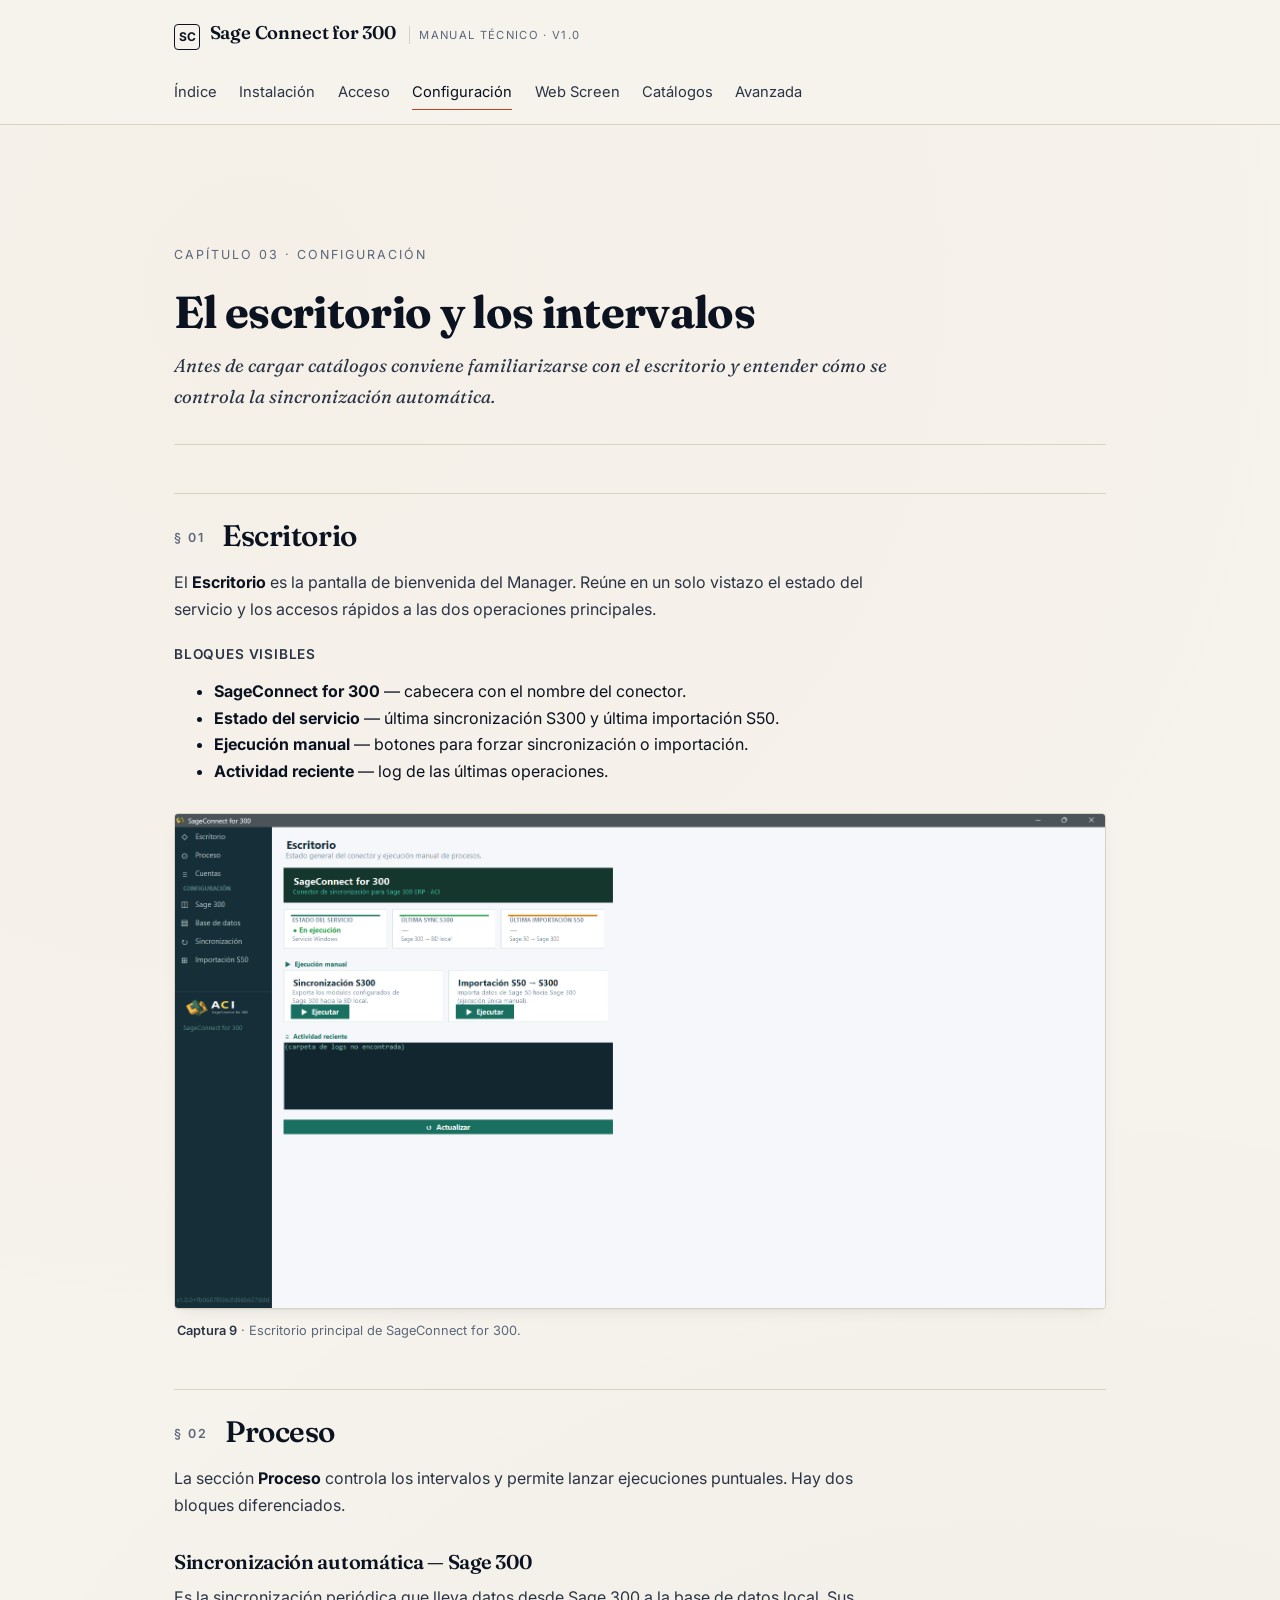
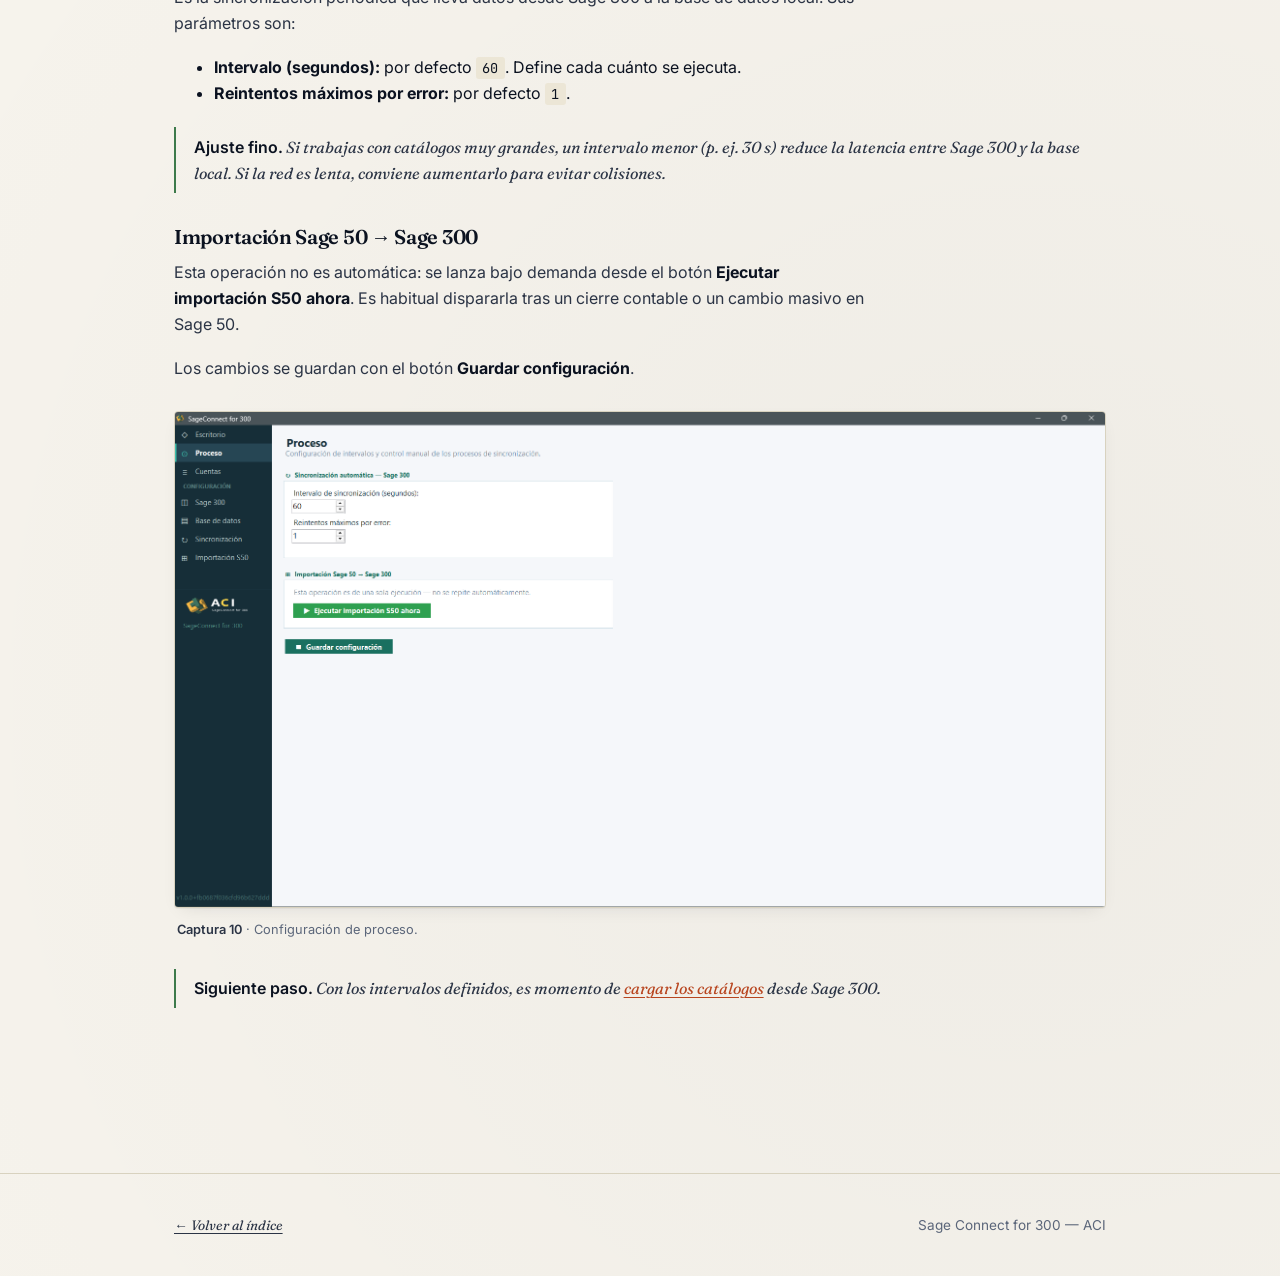
<file: docs/configuracion.html>
<!DOCTYPE html>
<html lang="es">
<head>
  <meta charset="UTF-8">
  <meta name="viewport" content="width=device-width, initial-scale=1.0">
  <title>Configuración inicial — Sage Connect for 300</title>
  <meta name="description" content="Escritorio principal y configuración de proceso de Sage Connect for 300.">
  <link rel="preconnect" href="https://fonts.googleapis.com">
  <link rel="preconnect" href="https://fonts.gstatic.com" crossorigin>
  <link rel="stylesheet" href="../assets/css/style.css">
</head>
<body>

  <header class="site-header">
    <div class="container">
      <a href="../index.html" class="brand">
        <span class="brand-mark">SC</span>
        <span class="brand-name">Sage Connect for 300</span>
        <span class="brand-tag">Manual técnico · v1.0</span>
      </a>
      <nav class="site-nav">
        <a href="../index.html">Índice</a>
        <a href="instalacion.html">Instalación</a>
        <a href="acceso.html">Acceso</a>
        <a href="configuracion.html" class="active">Configuración</a>
        <a href="webscreen.html">Web Screen</a>
        <a href="catalogos.html">Catálogos</a>
        <a href="avanzada.html">Avanzada</a>
      </nav>
    </div>
  </header>

  <main>
    <div class="container">

      <div class="chapter-head">
        <div class="crumb">Capítulo 03 · Configuración</div>
        <h1>El escritorio y los intervalos</h1>
        <p class="dek">
          Antes de cargar catálogos conviene familiarizarse con el escritorio
          y entender cómo se controla la sincronización automática.
        </p>
      </div>

      <h2><span class="num">§ 01</span> Escritorio</h2>
      <p>
        El <strong>Escritorio</strong> es la pantalla de bienvenida del Manager.
        Reúne en un solo vistazo el estado del servicio y los accesos rápidos
        a las dos operaciones principales.
      </p>

      <h4>Bloques visibles</h4>
      <ul>
        <li><strong>SageConnect for 300</strong> — cabecera con el nombre del conector.</li>
        <li><strong>Estado del servicio</strong> — última sincronización S300 y última importación S50.</li>
        <li><strong>Ejecución manual</strong> — botones para forzar sincronización o importación.</li>
        <li><strong>Actividad reciente</strong> — log de las últimas operaciones.</li>
      </ul>

      <figure>
        <img src="../assets/images/009.png" alt="Escritorio principal">
        <figcaption><strong>Captura 9</strong> · Escritorio principal de SageConnect for 300.</figcaption>
      </figure>

      <h2><span class="num">§ 02</span> Proceso</h2>
      <p>
        La sección <strong>Proceso</strong> controla los intervalos y permite
        lanzar ejecuciones puntuales. Hay dos bloques diferenciados.
      </p>

      <h3>Sincronización automática — Sage 300</h3>
      <p>
        Es la sincronización periódica que lleva datos desde Sage 300 a la
        base de datos local. Sus parámetros son:
      </p>
      <ul>
        <li><strong>Intervalo (segundos):</strong> por defecto <code>60</code>. Define cada cuánto se ejecuta.</li>
        <li><strong>Reintentos máximos por error:</strong> por defecto <code>1</code>.</li>
      </ul>

      <div class="note tip">
        <strong>Ajuste fino.</strong> Si trabajas con catálogos muy grandes,
        un intervalo menor (p. ej. 30 s) reduce la latencia entre Sage 300 y
        la base local. Si la red es lenta, conviene aumentarlo para evitar
        colisiones.
      </div>

      <h3>Importación Sage 50 → Sage 300</h3>
      <p>
        Esta operación no es automática: se lanza bajo demanda desde el
        botón <strong>Ejecutar importación S50 ahora</strong>. Es habitual
        dispararla tras un cierre contable o un cambio masivo en Sage 50.
      </p>

      <p>
        Los cambios se guardan con el botón <strong>Guardar configuración</strong>.
      </p>

      <figure>
        <img src="../assets/images/010.png" alt="Configuración de proceso">
        <figcaption><strong>Captura 10</strong> · Configuración de proceso.</figcaption>
      </figure>

      <div class="note tip">
        <strong>Siguiente paso.</strong> Con los intervalos definidos, es
        momento de <a href="catalogos.html">cargar los catálogos</a>
        desde Sage 300.
      </div>

    </div>
  </main>

  <footer class="site-footer">
    <div class="container">
      <a href="../index.html" class="colophon">← Volver al índice</a>
      <span>Sage Connect for 300 — ACI</span>
    </div>
  </footer>

</body>
</html>
</file>
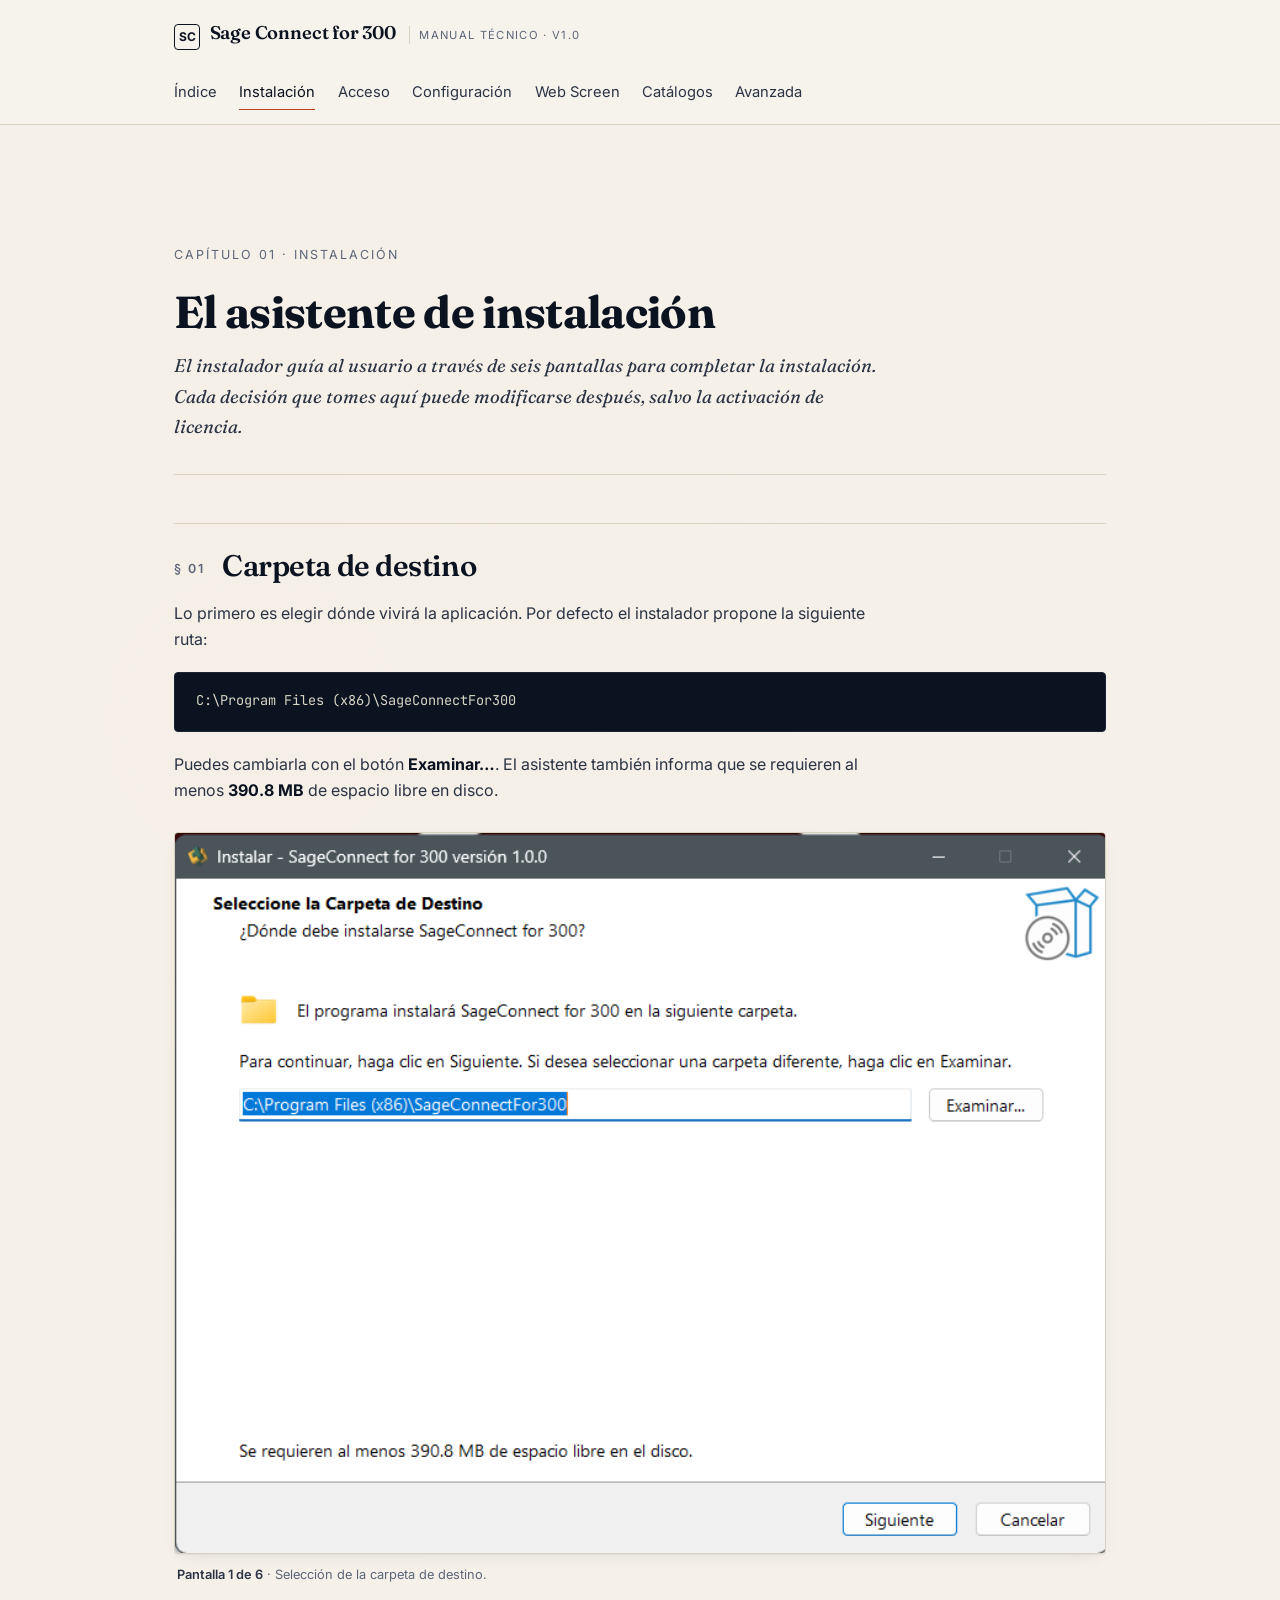
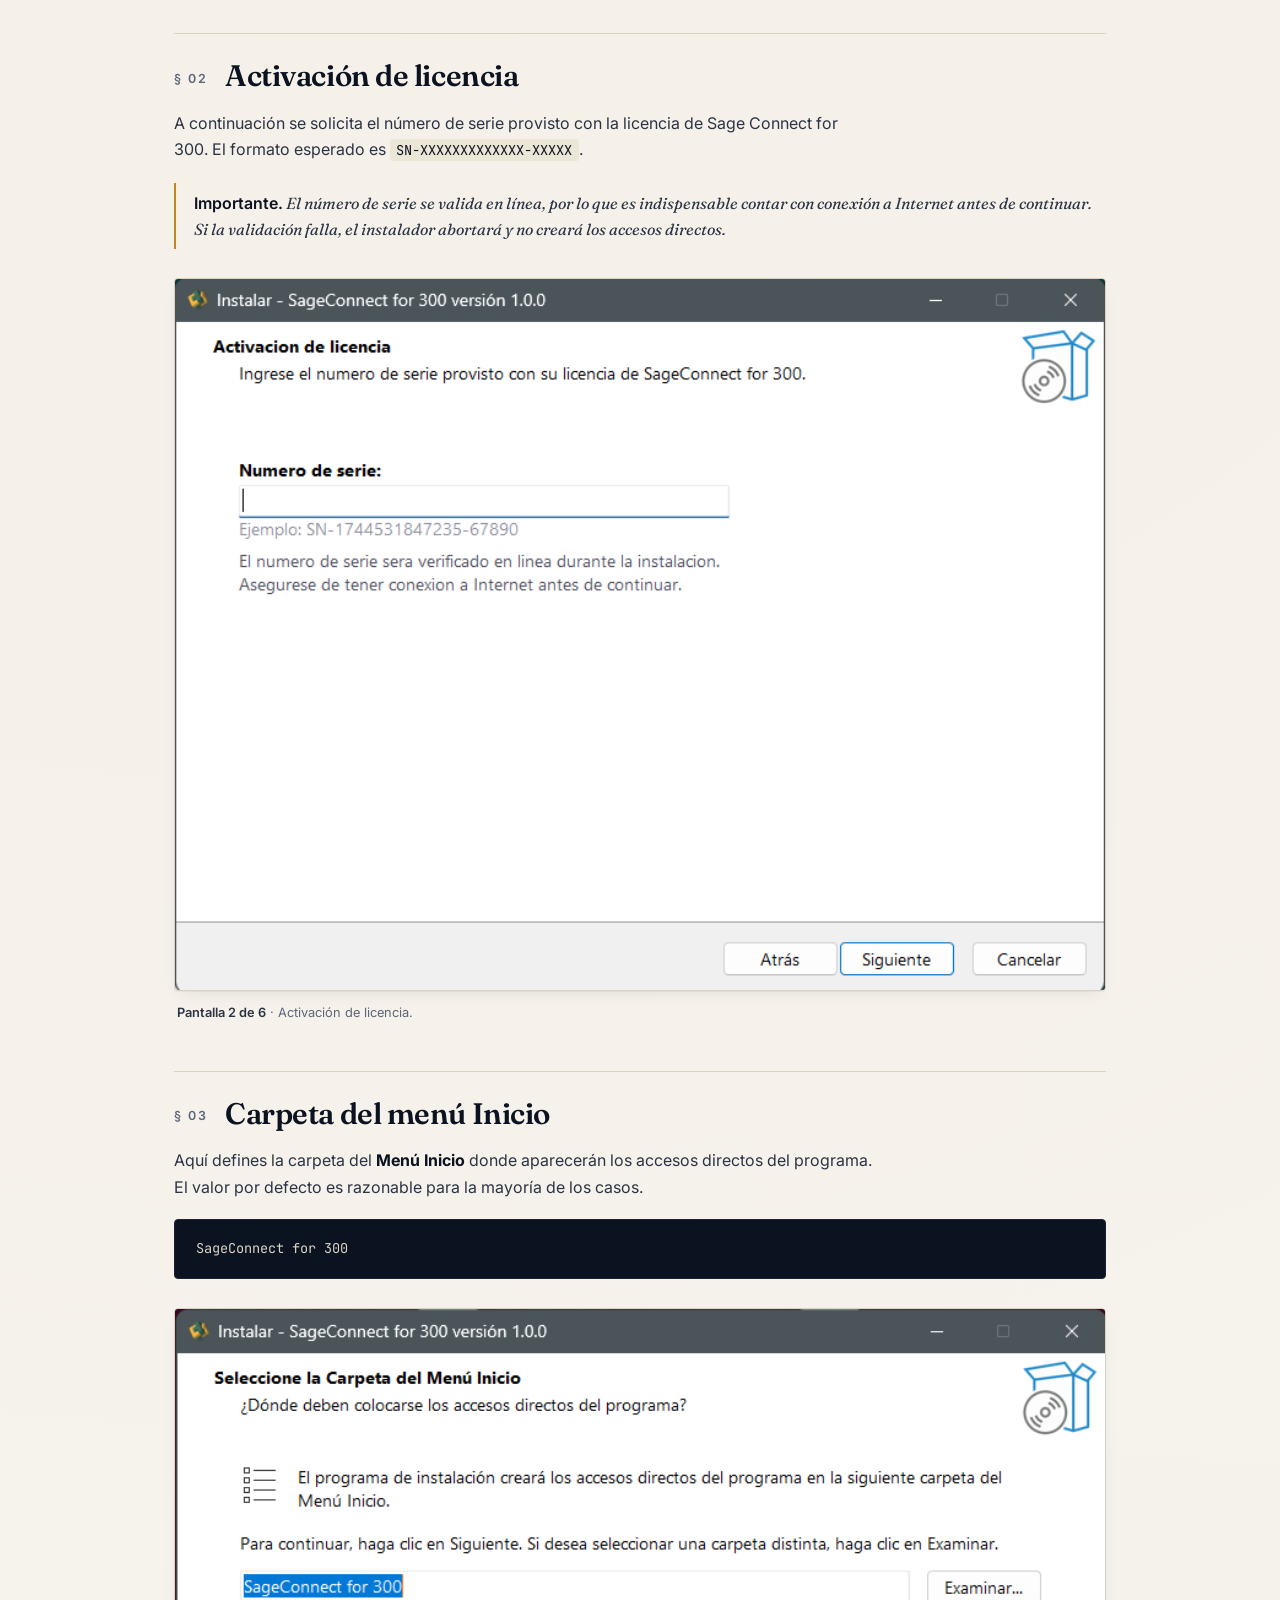
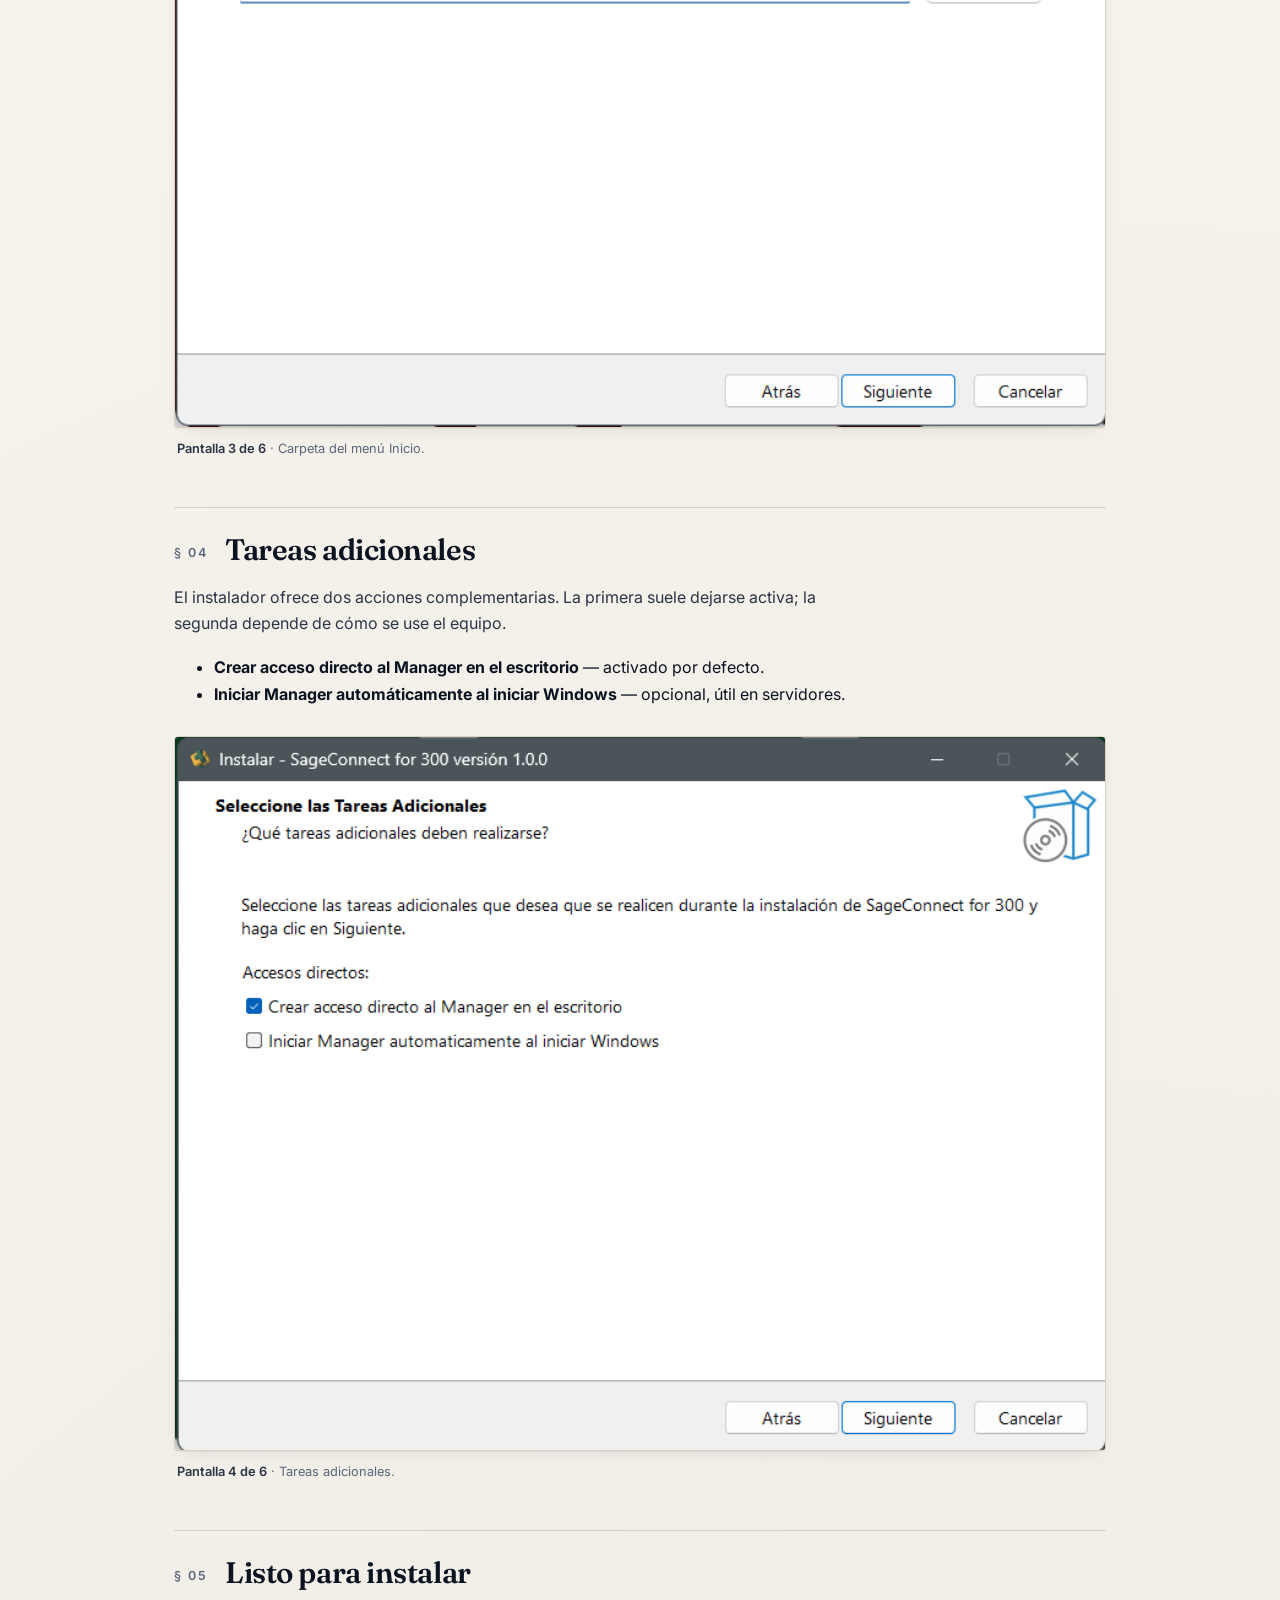
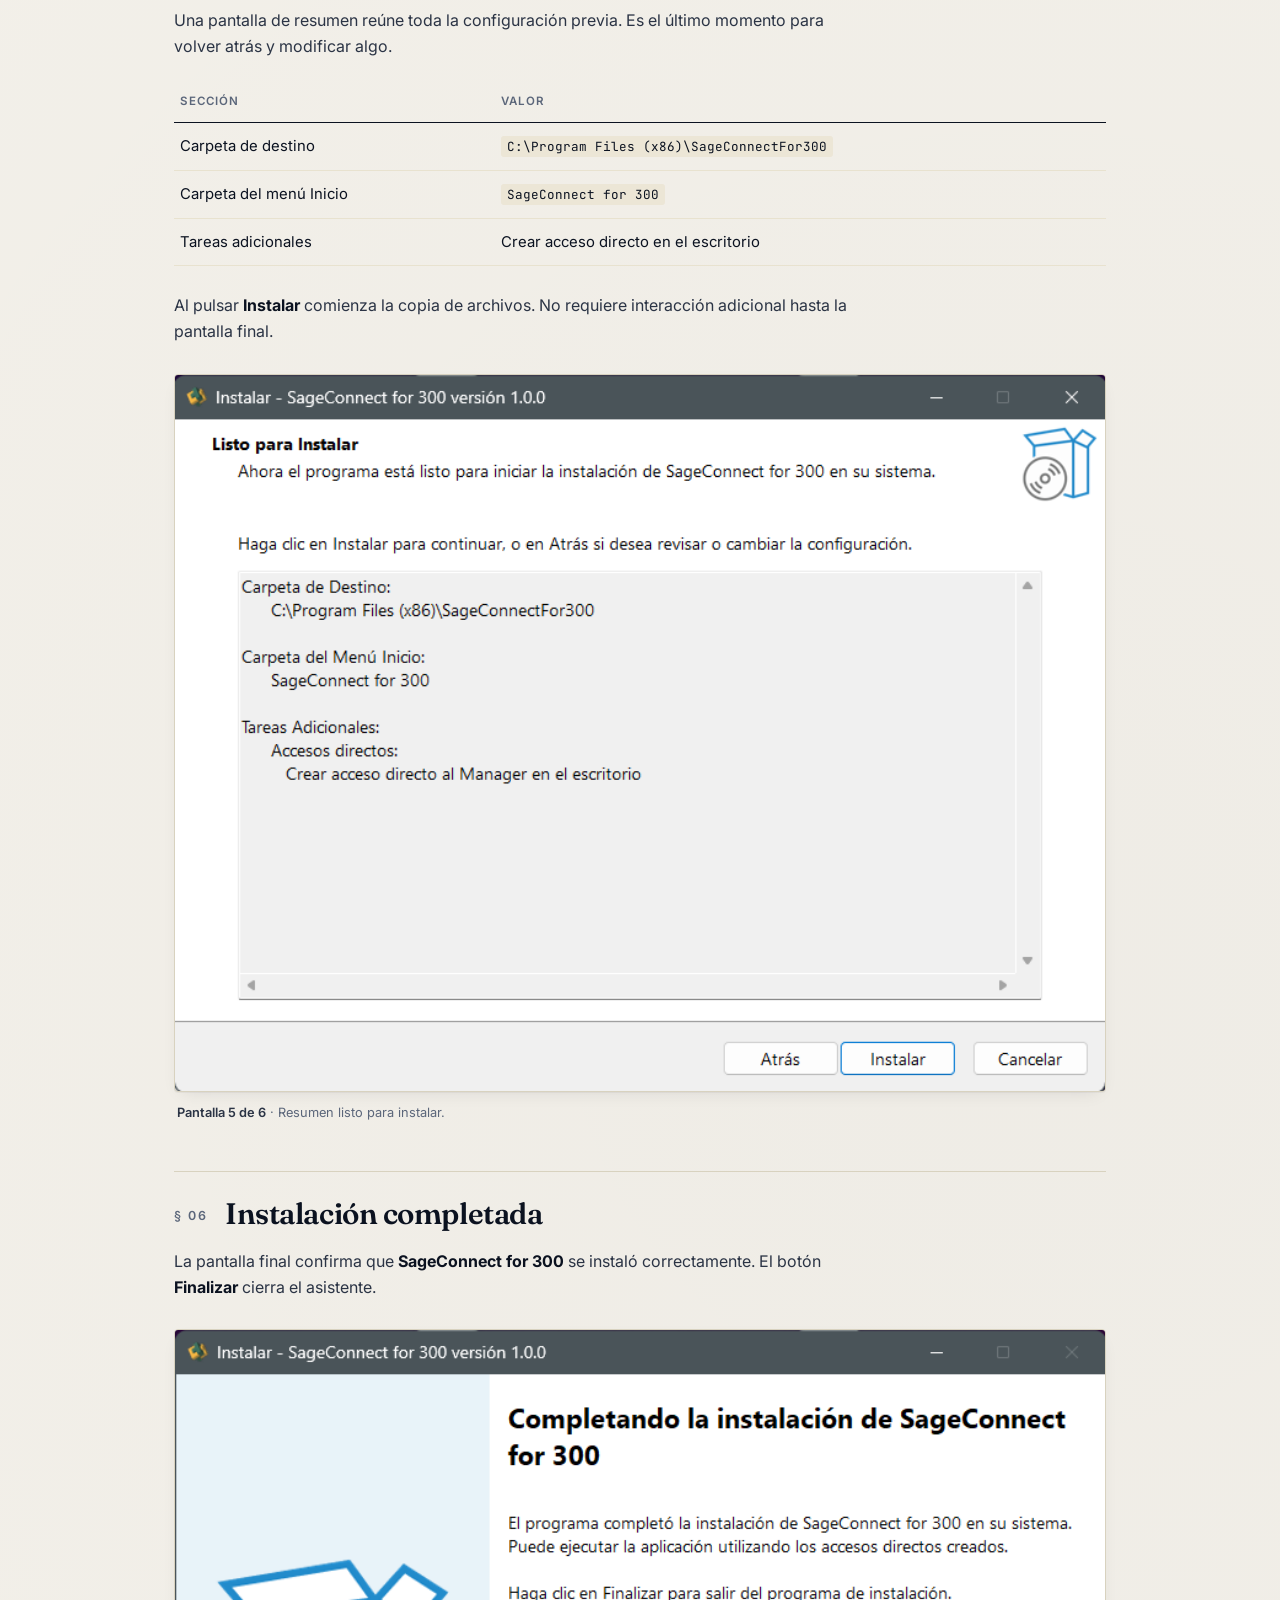
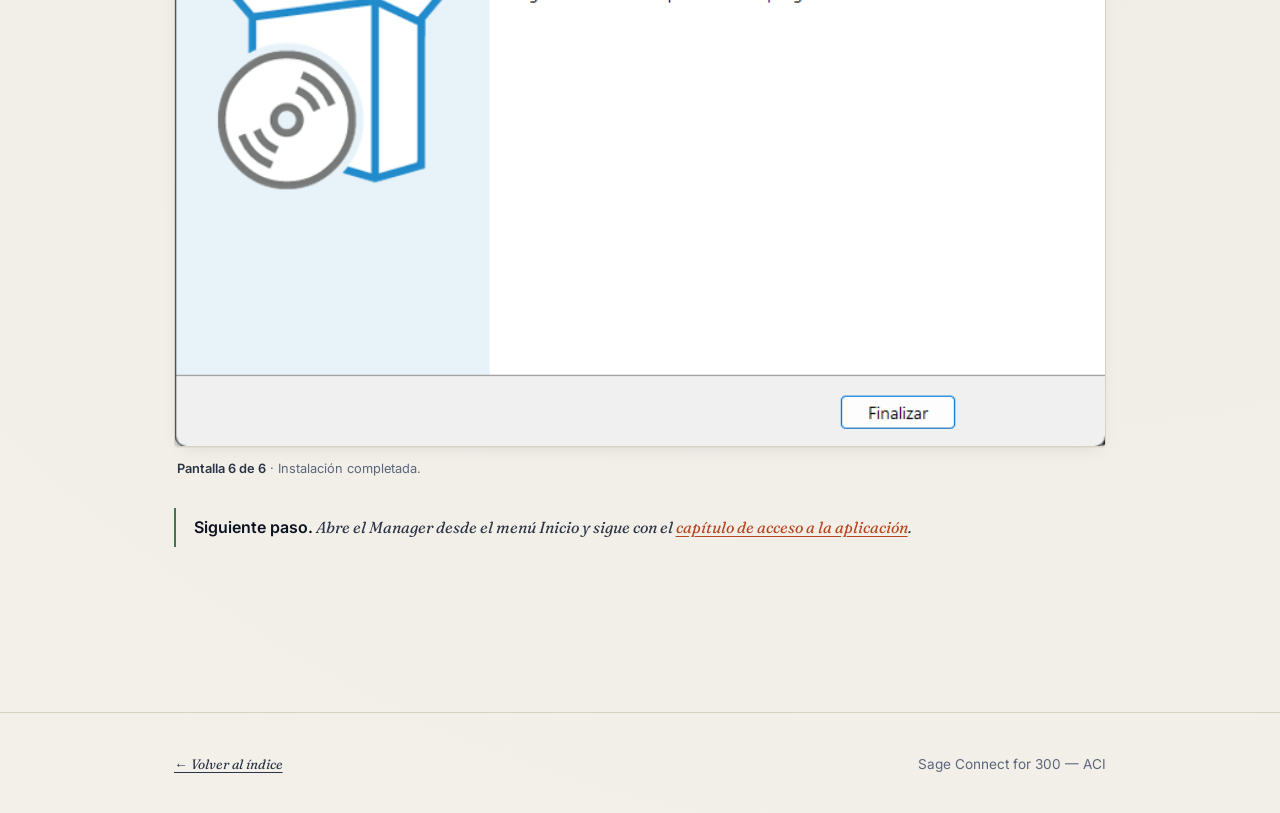
<file: docs/instalacion.html>
<!DOCTYPE html>
<html lang="es">
<head>
  <meta charset="UTF-8">
  <meta name="viewport" content="width=device-width, initial-scale=1.0">
  <title>Proceso de instalación — Sage Connect for 300</title>
  <meta name="description" content="Asistente de instalación paso a paso de Sage Connect for 300.">
  <link rel="preconnect" href="https://fonts.googleapis.com">
  <link rel="preconnect" href="https://fonts.gstatic.com" crossorigin>
  <link rel="stylesheet" href="../assets/css/style.css">
</head>
<body>

  <header class="site-header">
    <div class="container">
      <a href="../index.html" class="brand">
        <span class="brand-mark">SC</span>
        <span class="brand-name">Sage Connect for 300</span>
        <span class="brand-tag">Manual técnico · v1.0</span>
      </a>
      <nav class="site-nav">
        <a href="../index.html">Índice</a>
        <a href="instalacion.html" class="active">Instalación</a>
        <a href="acceso.html">Acceso</a>
        <a href="configuracion.html">Configuración</a>
        <a href="webscreen.html">Web Screen</a>
        <a href="catalogos.html">Catálogos</a>
        <a href="avanzada.html">Avanzada</a>
      </nav>
    </div>
  </header>

  <main>
    <div class="container">

      <div class="chapter-head">
        <div class="crumb">Capítulo 01 · Instalación</div>
        <h1>El asistente de instalación</h1>
        <p class="dek">
          El instalador guía al usuario a través de seis pantallas para completar
          la instalación. Cada decisión que tomes aquí puede modificarse después,
          salvo la activación de licencia.
        </p>
      </div>

      <h2><span class="num">§ 01</span> Carpeta de destino</h2>
      <p>
        Lo primero es elegir dónde vivirá la aplicación. Por defecto el instalador
        propone la siguiente ruta:
      </p>
      <pre><code>C:\Program Files (x86)\SageConnectFor300</code></pre>
      <p>
        Puedes cambiarla con el botón <strong>Examinar…</strong>. El asistente
        también informa que se requieren al menos <strong>390.8 MB</strong> de
        espacio libre en disco.
      </p>
      <figure>
        <img src="../assets/images/001.png" alt="Selección de la carpeta de destino">
        <figcaption><strong>Pantalla 1 de 6</strong> · Selección de la carpeta de destino.</figcaption>
      </figure>

      <h2><span class="num">§ 02</span> Activación de licencia</h2>
      <p>
        A continuación se solicita el número de serie provisto con la licencia
        de Sage Connect for 300. El formato esperado es <code>SN-XXXXXXXXXXXXX-XXXXX</code>.
      </p>
      <div class="note warn">
        <strong>Importante.</strong> El número de serie se valida en línea, por
        lo que es indispensable contar con conexión a Internet antes de continuar.
        Si la validación falla, el instalador abortará y no creará los accesos
        directos.
      </div>
      <figure>
        <img src="../assets/images/002.png" alt="Activación de licencia">
        <figcaption><strong>Pantalla 2 de 6</strong> · Activación de licencia.</figcaption>
      </figure>

      <h2><span class="num">§ 03</span> Carpeta del menú Inicio</h2>
      <p>
        Aquí defines la carpeta del <strong>Menú Inicio</strong> donde aparecerán
        los accesos directos del programa. El valor por defecto es razonable
        para la mayoría de los casos.
      </p>
      <pre><code>SageConnect for 300</code></pre>
      <figure>
        <img src="../assets/images/003.png" alt="Selección de la carpeta del menú Inicio">
        <figcaption><strong>Pantalla 3 de 6</strong> · Carpeta del menú Inicio.</figcaption>
      </figure>

      <h2><span class="num">§ 04</span> Tareas adicionales</h2>
      <p>
        El instalador ofrece dos acciones complementarias. La primera suele
        dejarse activa; la segunda depende de cómo se use el equipo.
      </p>
      <ul>
        <li><strong>Crear acceso directo al Manager en el escritorio</strong> — activado por defecto.</li>
        <li><strong>Iniciar Manager automáticamente al iniciar Windows</strong> — opcional, útil en servidores.</li>
      </ul>
      <figure>
        <img src="../assets/images/004.png" alt="Tareas adicionales">
        <figcaption><strong>Pantalla 4 de 6</strong> · Tareas adicionales.</figcaption>
      </figure>

      <h2><span class="num">§ 05</span> Listo para instalar</h2>
      <p>
        Una pantalla de resumen reúne toda la configuración previa. Es el último
        momento para volver atrás y modificar algo.
      </p>

      <table>
        <thead>
          <tr><th>Sección</th><th>Valor</th></tr>
        </thead>
        <tbody>
          <tr><td>Carpeta de destino</td><td><code>C:\Program Files (x86)\SageConnectFor300</code></td></tr>
          <tr><td>Carpeta del menú Inicio</td><td><code>SageConnect for 300</code></td></tr>
          <tr><td>Tareas adicionales</td><td>Crear acceso directo en el escritorio</td></tr>
        </tbody>
      </table>

      <p>
        Al pulsar <strong>Instalar</strong> comienza la copia de archivos. No
        requiere interacción adicional hasta la pantalla final.
      </p>
      <figure>
        <img src="../assets/images/005.png" alt="Listo para instalar">
        <figcaption><strong>Pantalla 5 de 6</strong> · Resumen listo para instalar.</figcaption>
      </figure>

      <h2><span class="num">§ 06</span> Instalación completada</h2>
      <p>
        La pantalla final confirma que <strong>SageConnect for 300</strong> se
        instaló correctamente. El botón <strong>Finalizar</strong> cierra el
        asistente.
      </p>
      <figure>
        <img src="../assets/images/006.png" alt="Instalación completada">
        <figcaption><strong>Pantalla 6 de 6</strong> · Instalación completada.</figcaption>
      </figure>

      <div class="note tip">
        <strong>Siguiente paso.</strong> Abre el Manager desde el menú Inicio
        y sigue con el <a href="acceso.html">capítulo de acceso a la aplicación</a>.
      </div>

    </div>
  </main>

  <footer class="site-footer">
    <div class="container">
      <a href="../index.html" class="colophon">← Volver al índice</a>
      <span>Sage Connect for 300 — ACI</span>
    </div>
  </footer>

</body>
</html>
</file>
<file: assets/css/style.css>
/* =================================================================
   Sage Connect for 300 — Manual técnico
   Tipografía editorial · Inter + Fraunces + JetBrains Mono
   ================================================================= */

@import url('https://fonts.googleapis.com/css2?family=Inter:wght@400;500;600;700;800&family=JetBrains+Mono:wght@400;500;600&family=Fraunces:opsz,wght@9..144,400;9..144,500;9..144,600;9..144,700&display=swap');

/* ---------- Tokens ---------- */
:root {
  --ink:        #0b1220;
  --ink-soft:   #2b3445;
  --ink-muted:  #5b667a;
  --paper:      #f6f3ec;
  --paper-2:    #ece6d6;
  --line:       #d8d2bf;
  --line-soft:  #e8e2cf;

  --accent:     #b8451f;     /* terracota */
  --accent-ink: #8a3215;

  --serif: "Fraunces", "Iowan Old Style", Georgia, "Times New Roman", serif;
  --sans:  "Inter", -apple-system, BlinkMacSystemFont, "Segoe UI", Roboto, sans-serif;
  --mono:  "JetBrains Mono", "SFMono-Regular", Consolas, monospace;
}

/* ---------- Reset suave ---------- */
*, *::before, *::after { box-sizing: border-box; }

html {
  scroll-behavior: smooth;
  -webkit-font-smoothing: antialiased;
  -moz-osx-font-smoothing: grayscale;
  text-rendering: optimizeLegibility;
}

body {
  margin: 0;
  font-family: var(--sans);
  background: var(--paper);
  color: var(--ink);
  font-size: 16px;
  line-height: 1.65;
  background-image:
    radial-gradient(circle at 20% 10%, rgba(184, 69, 31, 0.025), transparent 40%),
    radial-gradient(circle at 80% 80%, rgba(11, 18, 32, 0.03), transparent 50%);
}

/* ---------- Header ---------- */
.site-header {
  border-bottom: 1px solid var(--line);
  background: var(--paper);
  position: sticky;
  top: 0;
  z-index: 50;
  backdrop-filter: blur(8px);
}

.site-header .container {
  display: flex;
  align-items: baseline;
  justify-content: space-between;
  gap: 2rem;
  padding-top: 1.1rem;
  padding-bottom: 1.1rem;
  flex-wrap: wrap;
}

.brand {
  display: inline-flex;
  align-items: baseline;
  gap: 0.6rem;
  text-decoration: none;
  color: var(--ink);
  font-family: var(--serif);
}

.brand-mark {
  width: 26px;
  height: 26px;
  border: 1.5px solid var(--ink);
  border-radius: 4px;
  display: inline-flex;
  align-items: center;
  justify-content: center;
  font-family: var(--sans);
  font-size: 0.75rem;
  font-weight: 700;
  transform: translateY(2px);
}

.brand-name {
  font-size: 1.15rem;
  font-weight: 600;
  letter-spacing: -0.01em;
}

.brand-tag {
  font-family: var(--sans);
  font-size: 0.7rem;
  color: var(--ink-muted);
  text-transform: uppercase;
  letter-spacing: 0.12em;
  border-left: 1px solid var(--line);
  padding-left: 0.6rem;
  margin-left: 0.2rem;
}

.site-nav {
  display: flex;
  gap: 1.4rem;
  flex-wrap: wrap;
  font-size: 0.92rem;
}

.site-nav a {
  color: var(--ink-soft);
  text-decoration: none;
  position: relative;
  padding-bottom: 2px;
  transition: color 0.15s ease;
}

.site-nav a:hover { color: var(--accent); }

.site-nav a.active { color: var(--ink); }

.site-nav a.active::after {
  content: "";
  position: absolute;
  left: 0;
  right: 0;
  bottom: -4px;
  height: 1px;
  background: var(--accent);
}

/* ---------- Layout ---------- */
.container {
  max-width: 980px;
  margin: 0 auto;
  padding: 0 1.5rem;
}

main { padding: 3.5rem 0 5rem; }

/* ---------- Tipografía ---------- */
h1, h2, h3, h4 {
  font-family: var(--serif);
  color: var(--ink);
  letter-spacing: -0.015em;
  font-weight: 600;
  line-height: 1.2;
}

h1 {
  font-size: 3rem;
  font-weight: 700;
  margin: 0 0 1rem;
}

h1 .lead {
  display: block;
  font-family: var(--sans);
  font-size: 0.78rem;
  font-weight: 600;
  letter-spacing: 0.18em;
  text-transform: uppercase;
  color: var(--accent);
  margin-bottom: 1rem;
}

h2 {
  font-size: 1.85rem;
  margin: 3rem 0 1rem;
  padding-top: 1.5rem;
  border-top: 1px solid var(--line);
}

h2 .num {
  display: inline-block;
  font-family: var(--sans);
  font-size: 0.78rem;
  font-weight: 600;
  letter-spacing: 0.15em;
  color: var(--ink-muted);
  margin-right: 0.75rem;
  vertical-align: middle;
}

h3 {
  font-size: 1.25rem;
  margin: 2rem 0 0.6rem;
  color: var(--ink);
  font-weight: 600;
}

h4 {
  margin: 1.5rem 0 0.5rem;
  color: var(--ink-soft);
  font-weight: 600;
  font-family: var(--sans);
  text-transform: uppercase;
  letter-spacing: 0.06em;
  font-size: 0.85rem;
}

p {
  margin: 0 0 1.1rem;
  color: var(--ink-soft);
  max-width: 70ch;
}

p strong { color: var(--ink); }

a {
  color: var(--accent);
  text-decoration: underline;
  text-decoration-thickness: 1px;
  text-underline-offset: 3px;
  transition: color 0.15s ease;
}

a:hover { color: var(--accent-ink); }

code {
  font-family: var(--mono);
  background: var(--paper-2);
  padding: 0.12rem 0.4rem;
  border-radius: 3px;
  font-size: 0.85em;
  color: var(--ink);
}

pre {
  background: var(--ink);
  color: #d9d4c5;
  padding: 1.1rem 1.3rem;
  border-radius: 4px;
  overflow-x: auto;
  font-size: 0.85rem;
  line-height: 1.6;
  margin: 1.2rem 0;
  border: 1px solid #1a2435;
}

pre code {
  background: none;
  color: inherit;
  padding: 0;
  font-size: inherit;
}

/* ---------- Notas / blockquotes ---------- */
.note {
  border-left: 2px solid var(--accent);
  padding: 0.4rem 0 0.4rem 1.1rem;
  margin: 1.3rem 0;
  font-family: var(--serif);
  font-style: italic;
  color: var(--ink-soft);
}

.note strong {
  font-family: var(--sans);
  font-style: normal;
  color: var(--ink);
  font-weight: 600;
}

.note.warn   { border-left-color: #c08a1f; }
.note.tip    { border-left-color: #3d7a4b; }
.note.info   { border-left-color: var(--ink); }

/* ---------- Tablas ---------- */
table {
  width: 100%;
  border-collapse: collapse;
  margin: 1.3rem 0 1.6rem;
  font-size: 0.93rem;
}

th, td {
  text-align: left;
  padding: 0.7rem 0.4rem;
  border-bottom: 1px solid var(--line-soft);
}

th {
  font-family: var(--sans);
  font-size: 0.72rem;
  font-weight: 600;
  text-transform: uppercase;
  letter-spacing: 0.1em;
  color: var(--ink-muted);
  border-bottom: 1.5px solid var(--ink);
}

tbody tr:hover { background: rgba(184, 69, 31, 0.025); }

/* ---------- Figuras / capturas ---------- */
figure {
  margin: 1.8rem 0;
}

figure img {
  width: 100%;
  height: auto;
  display: block;
  border-radius: 4px;
  border: 1px solid var(--line);
  background: var(--paper-2);
  box-shadow: 0 1px 0 rgba(11, 18, 32, 0.04), 0 6px 18px -8px rgba(11, 18, 32, 0.12);
}

figcaption {
  margin-top: 0.65rem;
  font-size: 0.8rem;
  color: var(--ink-muted);
  text-align: left;
  padding-left: 0.2rem;
}

figcaption strong { color: var(--ink-soft); font-weight: 600; }

/* ---------- Hero ---------- */
.hero {
  padding: 5rem 0 4rem;
  border-bottom: 1px solid var(--line);
}

.hero .eyebrow {
  font-family: var(--sans);
  font-size: 0.78rem;
  font-weight: 600;
  letter-spacing: 0.18em;
  text-transform: uppercase;
  color: var(--accent);
  margin-bottom: 1.4rem;
  display: flex;
  align-items: center;
  gap: 0.6rem;
}

.hero .eyebrow::before {
  content: "";
  width: 24px;
  height: 1px;
  background: var(--accent);
}

.hero h1 {
  font-size: 4rem;
  margin: 0 0 1.4rem;
  max-width: 16ch;
}

.hero h1 em {
  font-style: italic;
  color: var(--accent);
}

.hero .dek {
  font-family: var(--serif);
  font-size: 1.2rem;
  line-height: 1.55;
  color: var(--ink-soft);
  max-width: 58ch;
  font-style: italic;
  margin-bottom: 2rem;
}

.hero .meta {
  display: flex;
  gap: 2rem;
  flex-wrap: wrap;
  font-family: var(--sans);
  font-size: 0.82rem;
  color: var(--ink-muted);
  padding-top: 1.2rem;
  border-top: 1px solid var(--line);
  max-width: 700px;
}

.hero .meta div { min-width: 110px; }

.hero .meta dt {
  display: block;
  font-size: 0.7rem;
  letter-spacing: 0.14em;
  text-transform: uppercase;
  margin-bottom: 0.2rem;
  color: var(--ink-muted);
}

.hero .meta dd {
  margin: 0;
  color: var(--ink);
  font-weight: 500;
}

/* ---------- Lista-índice (estilo revista) ---------- */
.index-list {
  list-style: none;
  padding: 0;
  margin: 2rem 0 0;
  border-top: 1px solid var(--ink);
}

.index-list li { border-bottom: 1px solid var(--line); }

.index-list a {
  display: grid;
  grid-template-columns: 70px 1fr auto;
  align-items: baseline;
  gap: 1.5rem;
  padding: 1.4rem 0.5rem;
  text-decoration: none;
  color: var(--ink);
  transition: background 0.2s ease, padding-left 0.2s ease;
}

.index-list a:hover {
  background: rgba(184, 69, 31, 0.03);
  padding-left: 1.5rem;
  color: var(--ink);
}

.index-list .step-num {
  font-family: var(--mono);
  font-size: 0.85rem;
  color: var(--ink-muted);
  font-weight: 500;
}

.index-list .step-title {
  font-family: var(--serif);
  font-size: 1.35rem;
  font-weight: 600;
  color: var(--ink);
  letter-spacing: -0.01em;
}

.index-list .step-desc {
  display: block;
  font-family: var(--sans);
  font-size: 0.9rem;
  color: var(--ink-muted);
  margin-top: 0.2rem;
  font-weight: 400;
}

.index-list .step-arrow {
  font-family: var(--serif);
  font-size: 1.4rem;
  color: var(--accent);
  transition: transform 0.2s ease;
}

.index-list a:hover .step-arrow { transform: translateX(4px); }

/* ---------- Pasos numerados ---------- */
ol.steps {
  counter-reset: step;
  list-style: none;
  padding: 0;
  margin: 1.5rem 0;
}

ol.steps > li {
  counter-increment: step;
  padding: 0.8rem 0 0.8rem 3.2rem;
  position: relative;
  border-left: 1px solid var(--line);
  margin-left: 0.8rem;
}

ol.steps > li::before {
  content: counter(step, decimal-leading-zero);
  position: absolute;
  left: -0.85rem;
  top: 0.8rem;
  background: var(--paper);
  padding-right: 0.5rem;
  font-family: var(--mono);
  font-size: 0.78rem;
  font-weight: 600;
  color: var(--accent);
}

/* ---------- Checklist ---------- */
.checklist {
  list-style: none;
  padding: 0;
  margin: 1rem 0;
}

.checklist li {
  padding: 0.5rem 0 0.5rem 1.8rem;
  position: relative;
  color: var(--ink-soft);
}

.checklist li::before {
  content: "□";
  position: absolute;
  left: 0;
  top: 0.5rem;
  color: var(--ink-muted);
  font-family: var(--mono);
  font-size: 1rem;
}

/* ---------- Cabecera de capítulo ---------- */
.chapter-head {
  padding: 4rem 0 2rem;
  border-bottom: 1px solid var(--line);
  margin-bottom: 2rem;
}

.chapter-head .crumb {
  font-family: var(--sans);
  font-size: 0.78rem;
  letter-spacing: 0.16em;
  text-transform: uppercase;
  color: var(--ink-muted);
  margin-bottom: 1.2rem;
}

.chapter-head .crumb a {
  color: var(--ink-muted);
  text-decoration: none;
}

.chapter-head .crumb a:hover { color: var(--accent); }

.chapter-head h1 {
  font-size: 2.8rem;
  margin: 0 0 0.8rem;
  max-width: 20ch;
}

.chapter-head .dek {
  font-family: var(--serif);
  font-size: 1.15rem;
  font-style: italic;
  color: var(--ink-soft);
  max-width: 60ch;
  margin: 0;
}

/* ---------- Footer ---------- */
.site-footer {
  border-top: 1px solid var(--line);
  padding: 2.5rem 0;
  margin-top: 4rem;
  font-size: 0.85rem;
  color: var(--ink-muted);
}

.site-footer .container {
  display: flex;
  justify-content: space-between;
  align-items: center;
  flex-wrap: wrap;
  gap: 1rem;
}

.site-footer a { color: var(--ink-soft); }

.site-footer .colophon {
  font-family: var(--serif);
  font-style: italic;
}

/* ---------- Responsive ---------- */
@media (max-width: 720px) {
  .hero h1 { font-size: 2.6rem; }
  h1 { font-size: 2.2rem; }
  h2 { font-size: 1.5rem; }
  .hero { padding: 3rem 0 2.5rem; }
  main { padding: 2rem 0 3rem; }
  .site-header .container {
    flex-direction: column;
    align-items: flex-start;
    gap: 0.8rem;
  }
  .site-nav {
    width: 100%;
    overflow-x: auto;
    padding-bottom: 0.3rem;
  }
  .index-list a {
    grid-template-columns: 50px 1fr auto;
    gap: 1rem;
  }
  .index-list .step-title { font-size: 1.15rem; }
  .chapter-head h1 { font-size: 2.1rem; }
}
</file>
